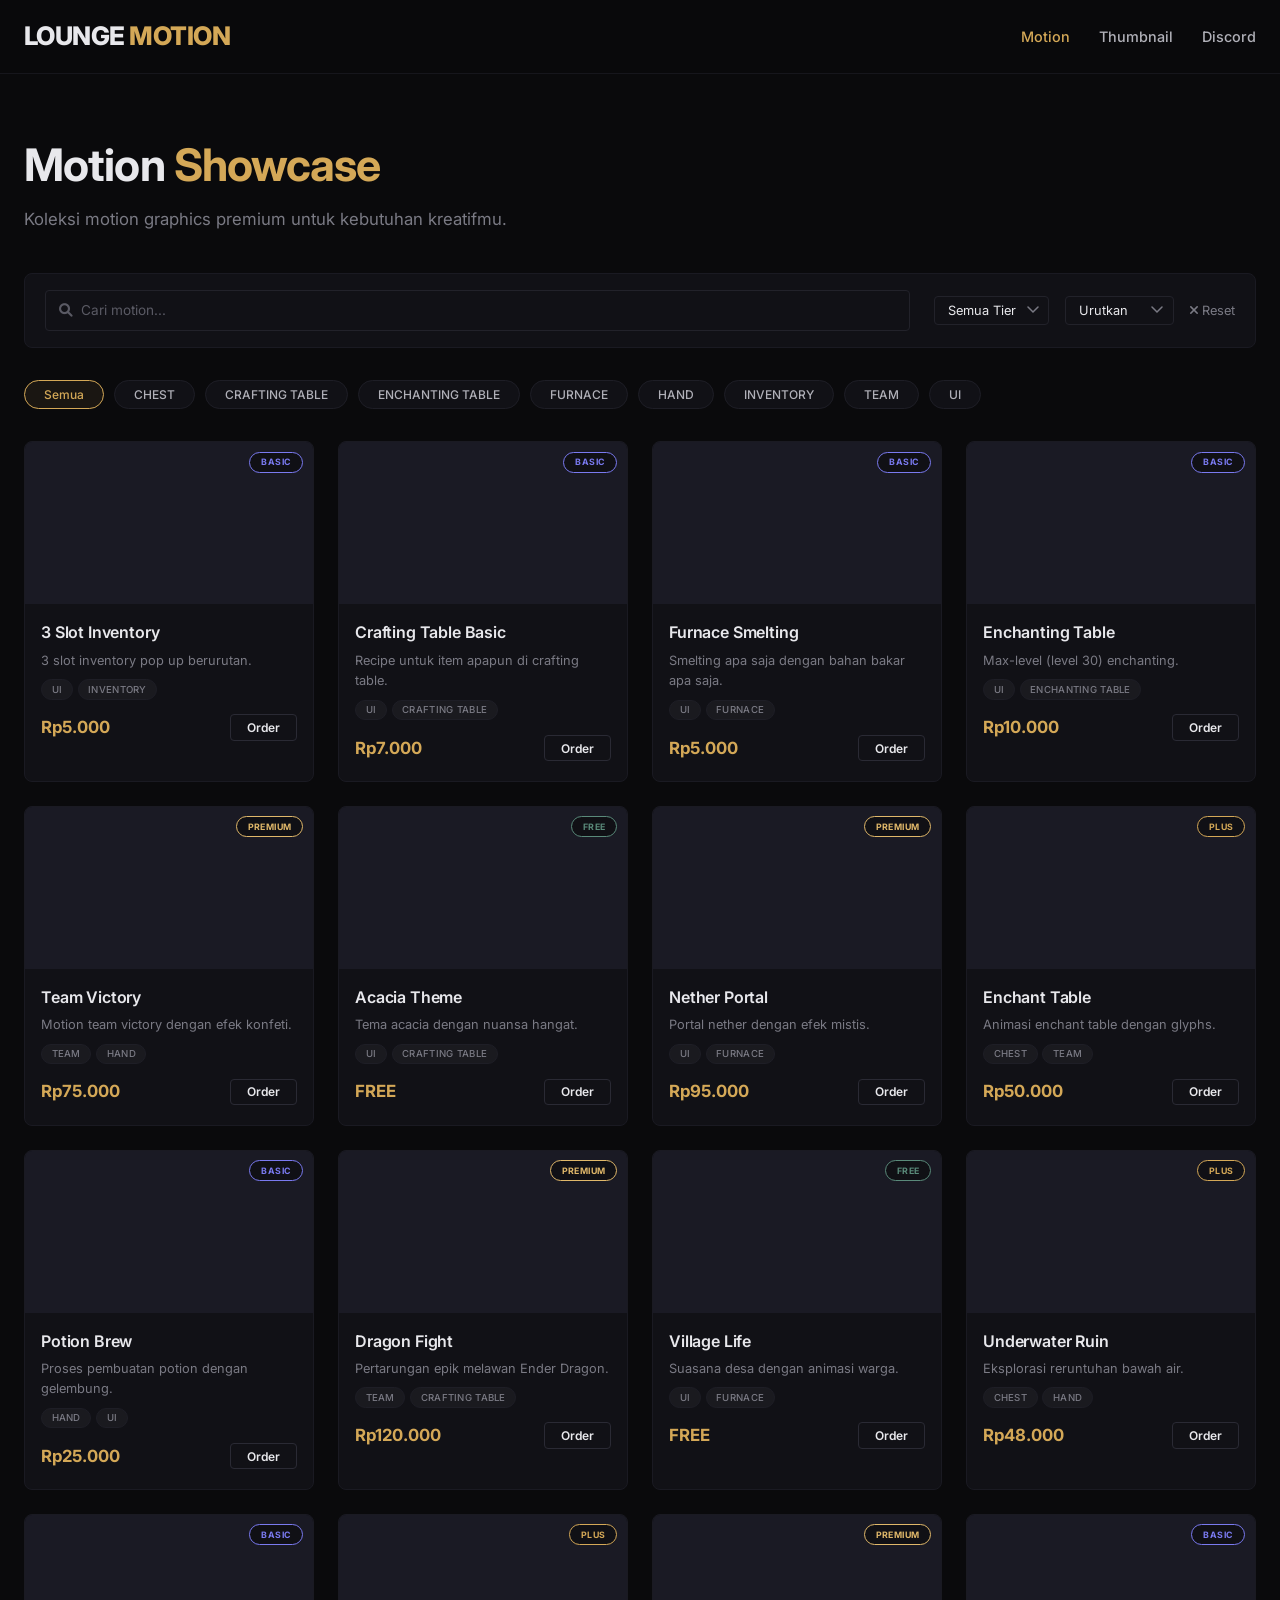
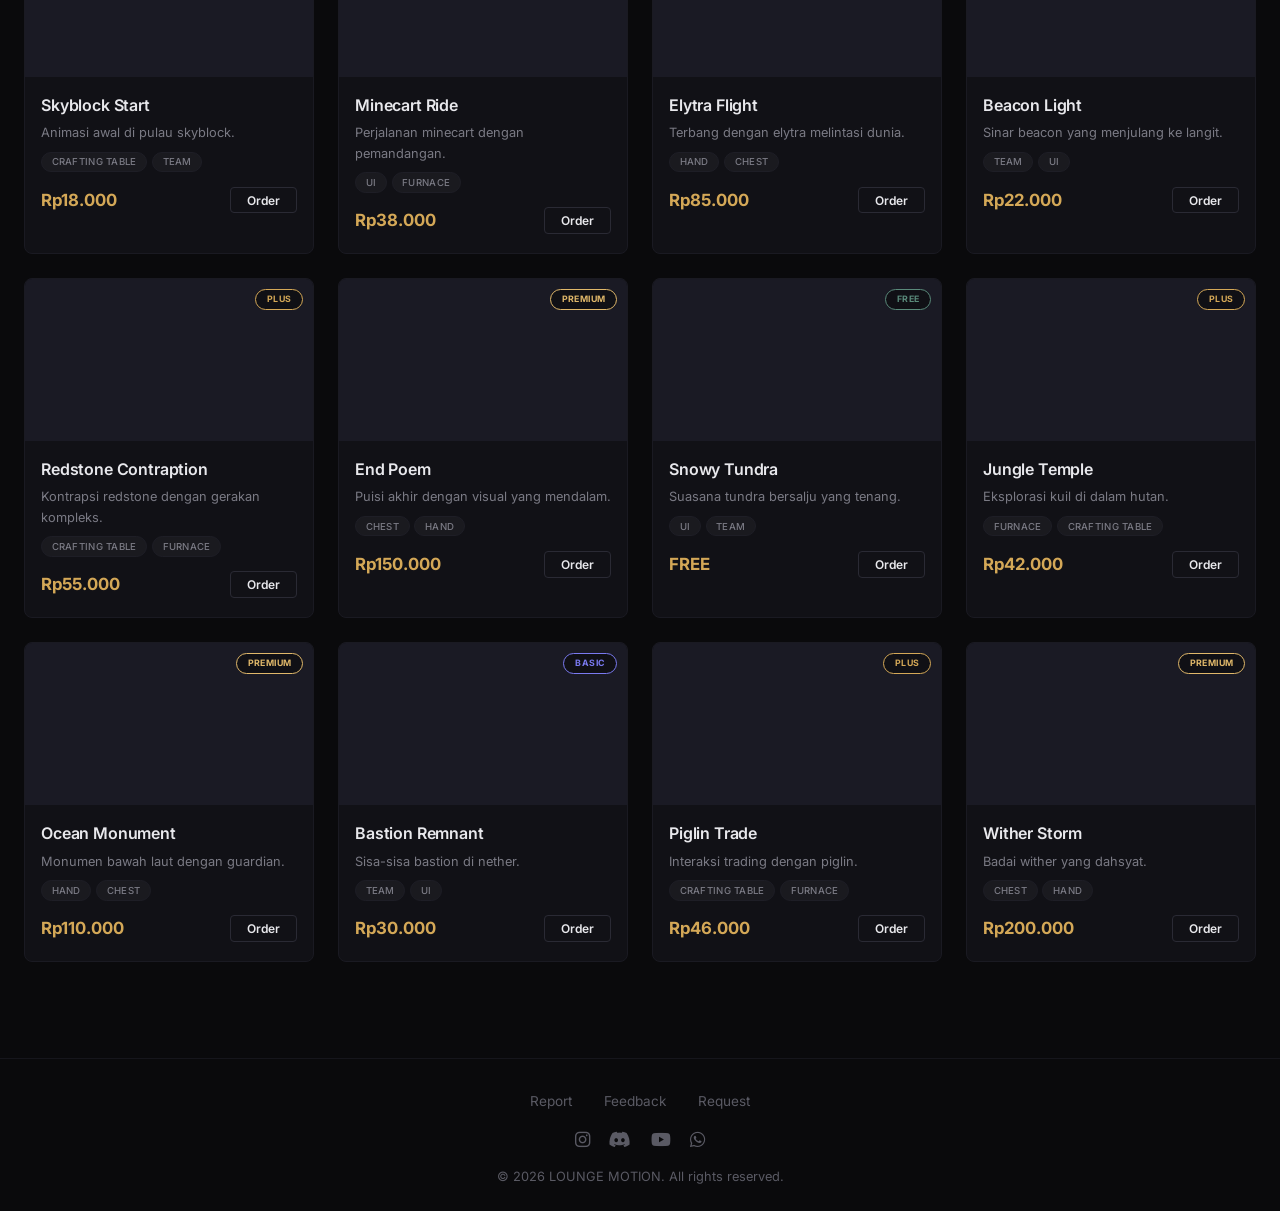
<file: index.html>
<!DOCTYPE html>
<html lang="id">
<head>
    <meta charset="UTF-8" />
    <meta name="viewport" content="width=device-width, initial-scale=1.0" />
    <title>LOUNGE MOTION — Showcase</title>

    <!-- Google Font: Inter -->
    <link rel="preconnect" href="https://fonts.googleapis.com" />
    <link rel="preconnect" href="https://fonts.gstatic.com" crossorigin />
    <link href="https://fonts.googleapis.com/css2?family=Inter:wght@300;400;500;600;700;800;900&display=swap" rel="stylesheet" />

    <!-- Font Awesome 6 -->
    <link rel="stylesheet" href="https://cdnjs.cloudflare.com/ajax/libs/font-awesome/6.0.0-beta3/css/all.min.css" />

    <!-- CSS -->
    <link rel="stylesheet" href="css/style.css" />
</head>
<body>

    <!-- ============================================================
    NAVBAR
    ============================================================ -->
    <nav class="navbar" id="navbar">
        <div class="container">
            <a href="index.html" class="logo">LOUNGE <span>MOTION</span></a>
            <ul class="nav-links" id="navLinks">
                <!-- Diisi oleh JavaScript -->
            </ul>
        </div>
    </nav>

    <!-- ============================================================
    HERO — RATA KIRI
    ============================================================ -->
    <section class="hero">
        <div class="container">
            <h1>Motion <span class="text-gold">Showcase</span></h1>
            <p>Koleksi motion graphics premium untuk kebutuhan kreatifmu.</p>
        </div>
    </section>

    <!-- ============================================================
    MAIN CONTENT
    ============================================================ -->
    <main class="container">

        <!-- Filter Bar -->
        <div class="filter-bar" id="filterBar">
            <div class="search-wrap">
                <i class="fas fa-search"></i>
                <input type="text" id="searchInput" placeholder="Cari motion..." />
            </div>

            <div class="filter-group">
                <select id="tierFilter">
                    <option value="all">Semua Tier</option>
                    <option value="free">FREE</option>
                    <option value="basic">BASIC</option>
                    <option value="plus">PLUS</option>
                    <option value="premium">PREMIUM</option>
                </select>

                <select id="sortFilter">
                    <option value="default">Urutkan</option>
                    <option value="price-asc">Harga ↑</option>
                    <option value="price-desc">Harga ↓</option>
                    <option value="name">Nama A–Z</option>
                </select>

                <button class="clear-btn" id="clearFilters">
                    <i class="fas fa-times"></i> Reset
                </button>
            </div>
        </div>

        <!-- Category Pills -->
        <div class="pills-wrap" id="pillsWrap"></div>

        <!-- Grid Motion -->
        <div class="grid-motion" id="gridMotion"></div>

        <!-- Pagination -->
        <div class="pagination" id="pagination"></div>

    </main>

    <!-- ============================================================
    FOOTER
    ============================================================ -->
    <footer class="footer">
        <div class="container">
            <div class="footer-links" id="footerLinks">
                <!-- Diisi oleh JavaScript -->
            </div>
            <div class="socials">
                <a href="#" aria-label="Instagram"><i class="fa-brands fa-instagram"></i></a>
                <a href="#" aria-label="Discord"><i class="fa-brands fa-discord"></i></a>
                <a href="#" aria-label="YouTube"><i class="fa-brands fa-youtube"></i></a>
                <a href="#" aria-label="WhatsApp"><i class="fa-brands fa-whatsapp"></i></a>
            </div>
            <p>&copy; 2026 LOUNGE MOTION. All rights reserved.</p>
        </div>
    </footer>

    <!-- ============================================================
    MODAL ORDER
    ============================================================ -->
    <div class="modal-overlay" id="orderModal">
        <div class="modal-box">
            <div class="modal-header">
                <h3 id="modalTitle">Pesan Motion</h3>
                <button class="modal-close" id="modalClose">&times;</button>
            </div>
            <div class="modal-body" id="modalBody">
                <!-- Dinamis diisi JS -->
            </div>
        </div>
    </div>

    <!-- ============================================================
    JAVASCRIPT
    ============================================================ -->
    <script src="js/main.js"></script>

</body>
</html>
</file>
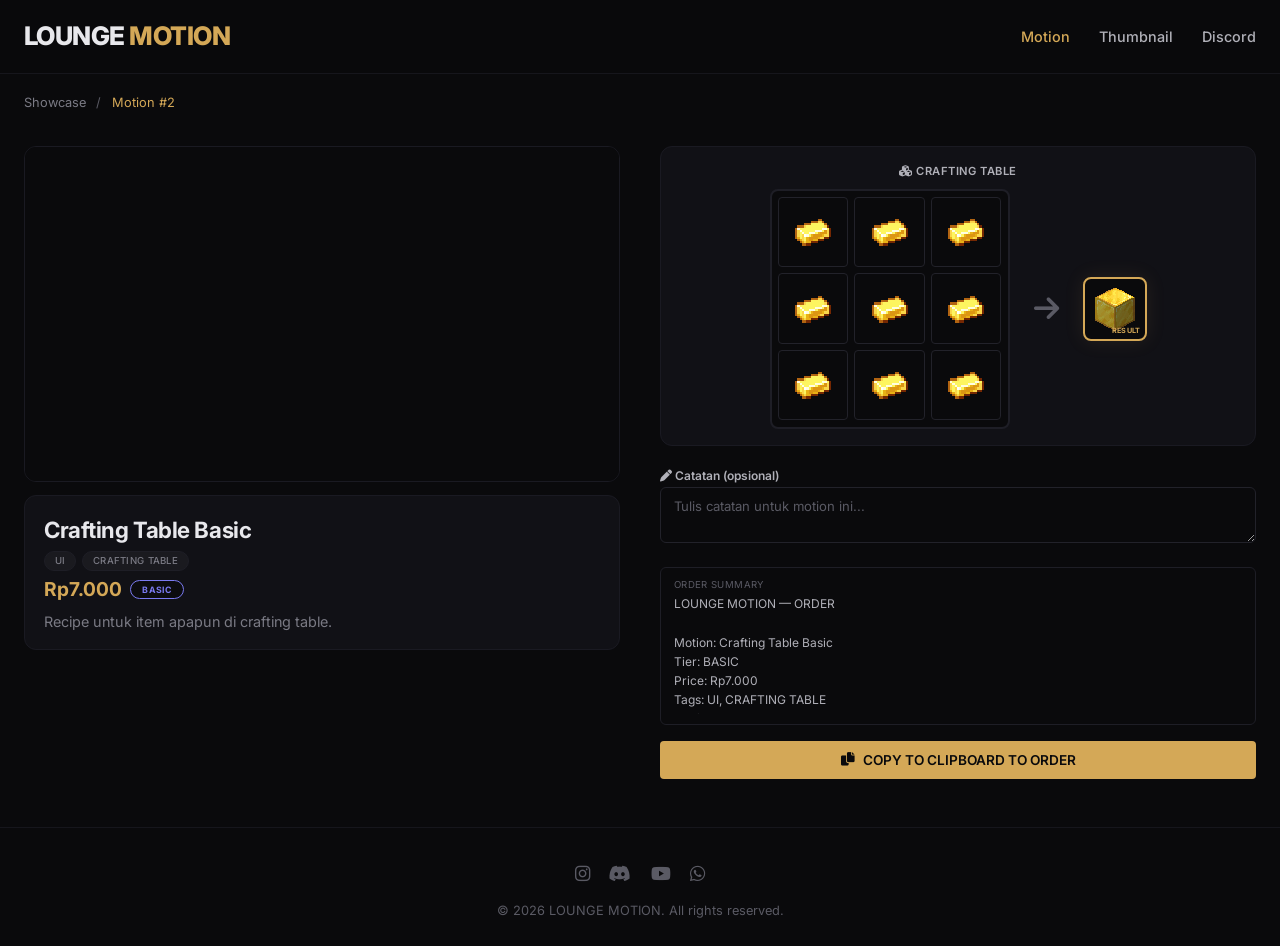
<file: motion-2.html>
<!DOCTYPE html>
<html lang="id">
<head>
    <meta charset="UTF-8" />
    <meta name="viewport" content="width=device-width, initial-scale=1.0" />
    <title>LOUNGE MOTION — Motion #2</title>

    <!-- Google Font: Inter -->
    <link rel="preconnect" href="https://fonts.googleapis.com" />
    <link rel="preconnect" href="https://fonts.gstatic.com" crossorigin />
    <link href="https://fonts.googleapis.com/css2?family=Inter:wght@300;400;500;600;700;800;900&display=swap" rel="stylesheet" />

    <!-- Font Awesome 6 -->
    <link rel="stylesheet" href="https://cdnjs.cloudflare.com/ajax/libs/font-awesome/6.0.0-beta3/css/all.min.css" />

    <style>
        /* ============================================================
           LOUNGE MOTION — Motion Detail Style
           ============================================================ */

        *,
        *::before,
        *::after {
            margin: 0;
            padding: 0;
            box-sizing: border-box;
        }

        html {
            scroll-behavior: smooth;
        }

        body {
            font-family: 'Inter', -apple-system, BlinkMacSystemFont, sans-serif;
            background-color: #0a0a0c;
            color: #e8e8ec;
            line-height: 1.6;
            -webkit-font-smoothing: antialiased;
        }

        a {
            text-decoration: none;
            color: inherit;
        }

        img {
            display: block;
            max-width: 100%;
        }

        /* Scrollbar */
        ::-webkit-scrollbar {
            width: 6px;
            height: 6px;
        }
        ::-webkit-scrollbar-track {
            background: #111116;
        }
        ::-webkit-scrollbar-thumb {
            background: #d4a857;
            border-radius: 4px;
        }
        ::-webkit-scrollbar-thumb:hover {
            background: #e0b86a;
        }

        /* Container */
        .container {
            max-width: 1280px;
            margin: 0 auto;
            padding: 0 1.5rem;
        }

        .text-gold {
            color: #d4a857;
        }
        .text-muted {
            color: #7a7a84;
        }

        /* ---------- Buttons ---------- */
        .btn {
            display: inline-flex;
            align-items: center;
            justify-content: center;
            gap: 0.5rem;
            font-family: 'Inter', sans-serif;
            font-weight: 600;
            font-size: 0.85rem;
            padding: 0.7rem 2rem;
            border-radius: 4px;
            border: none;
            cursor: pointer;
            transition: all 0.25s ease;
        }

        .btn-primary {
            background: #d4a857;
            color: #0a0a0c;
        }
        .btn-primary:hover {
            background: #e0b86a;
            transform: scale(1.02);
        }

        .btn-primary:disabled {
            opacity: 0.4;
            cursor: not-allowed;
            transform: none;
        }
        .btn-primary:disabled:hover {
            background: #d4a857;
            transform: none;
        }

        .btn-secondary {
            background: transparent;
            color: #e8e8ec;
            border: 1px solid #3a3a44;
        }
        .btn-secondary:hover {
            border-color: #7a7a84;
            background: rgba(255, 255, 255, 0.03);
        }

        .btn-outline-gold {
            background: transparent;
            color: #e8e8ec;
            border: 1px solid #2a2a34;
            border-radius: 30px;
            padding: 0.5rem 1.4rem;
            font-size: 0.8rem;
        }
        .btn-outline-gold:hover {
            border-color: #d4a857;
            color: #d4a857;
        }

        .btn-sm {
            padding: 0.4rem 1.2rem;
            font-size: 0.75rem;
        }

        /* ---------- Navbar ---------- */
        .navbar {
            padding: 1rem 0;
            border-bottom: 1px solid #16161c;
            position: sticky;
            top: 0;
            background: rgba(10, 10, 12, 0.92);
            backdrop-filter: blur(12px);
            z-index: 100;
        }

        .navbar .container {
            display: flex;
            align-items: center;
            justify-content: space-between;
            flex-wrap: wrap;
            gap: 1rem;
        }

        .logo {
            font-size: 1.6rem;
            font-weight: 800;
            letter-spacing: -0.02em;
        }
        .logo span {
            color: #d4a857;
        }

        .nav-links {
            display: flex;
            align-items: center;
            gap: 1.8rem;
            list-style: none;
        }
        .nav-links a {
            color: #b0b0b8;
            font-weight: 500;
            font-size: 0.9rem;
            transition: color 0.2s;
        }
        .nav-links a:hover {
            color: #fff;
        }
        .nav-links a.active {
            color: #d4a857;
        }

        /* ---------- Breadcrumb ---------- */
        .breadcrumb {
            padding: 1.2rem 0 0.5rem;
            font-size: 0.8rem;
            color: #5a5a64;
        }
        .breadcrumb a {
            color: #7a7a84;
            transition: color 0.2s;
        }
        .breadcrumb a:hover {
            color: #d4a857;
        }
        .breadcrumb .sep {
            margin: 0 0.4rem;
        }

        /* ---------- Motion Detail Layout ---------- */
        .detail-wrap {
            display: grid;
            grid-template-columns: 1fr 1fr;
            gap: 2.5rem;
            padding: 1.5rem 0 3rem;
        }

        /* LEFT: Preview + Info */
        .detail-left {
            display: flex;
            flex-direction: column;
            gap: 0.8rem;
        }

        .detail-preview {
            background: #111116;
            border: 1px solid #1a1a22;
            border-radius: 12px;
            overflow: hidden;
        }
        .detail-preview video {
            width: 100%;
            aspect-ratio: 16 / 9;
            object-fit: cover;
            display: block;
            background: #0a0a0c;
        }

        /* Motion Info di bawah video */
        .motion-info {
            background: #111116;
            border: 1px solid #1a1a22;
            border-radius: 12px;
            padding: 1rem 1.2rem;
        }
        .motion-info h1 {
            font-size: 1.4rem;
            font-weight: 700;
            letter-spacing: -0.02em;
        }
        .motion-info .tags {
            display: flex;
            flex-wrap: wrap;
            gap: 0.4rem;
            margin: 0.2rem 0 0.2rem;
        }
        .motion-info .tags span {
            font-size: 0.6rem;
            font-weight: 500;
            text-transform: uppercase;
            letter-spacing: 0.03em;
            padding: 0.1rem 0.6rem;
            border-radius: 30px;
            background: rgba(255, 255, 255, 0.04);
            border: 1px solid #1e1e26;
            color: #7a7a84;
        }
        .motion-info .price-row {
            display: flex;
            align-items: center;
            gap: 0.5rem;
            margin-top: 0.2rem;
        }
        .motion-info .price {
            color: #d4a857;
            font-weight: 700;
            font-size: 1.2rem;
        }
        .motion-info .badge-tier {
            display: inline-block;
            font-size: 0.55rem;
            font-weight: 700;
            text-transform: uppercase;
            letter-spacing: 0.04em;
            padding: 0.1rem 0.7rem;
            border-radius: 30px;
            backdrop-filter: blur(8px);
            background: rgba(10, 10, 12, 0.6);
            border: 1px solid #3a3a44;
            color: #b0b0b8;
        }
        .motion-info .badge-tier.free {
            border-color: #5a8a7a;
            color: #5a8a7a;
        }
        .motion-info .badge-tier.basic {
            border-color: #7a7af0;
            color: #7a7af0;
        }
        .motion-info .badge-tier.plus {
            border-color: #d4a857;
            color: #d4a857;
        }
        .motion-info .badge-tier.premium {
            border-color: #e0b86a;
            color: #e0b86a;
        }
        .motion-info .desc {
            color: #7a7a84;
            font-size: 0.9rem;
            margin-top: 0.3rem;
        }

        /* RIGHT: Order Form */
        .detail-right {
            display: flex;
            flex-direction: column;
            gap: 1rem;
        }

        .detail-right .section-label {
            font-size: 0.75rem;
            font-weight: 600;
            color: #b0b0b8;
            text-transform: uppercase;
            letter-spacing: 0.04em;
            margin-bottom: 0.1rem;
        }

        /* ---------- Crafting Table 3x3 ---------- */
        .crafting-section {
            background: #111116;
            border: 1px solid #1a1a22;
            border-radius: 12px;
            padding: 1rem;
        }

        .crafting-section .crafting-label {
            font-size: 0.7rem;
            font-weight: 600;
            color: #b0b0b8;
            text-transform: uppercase;
            letter-spacing: 0.04em;
            margin-bottom: 0.5rem;
            text-align: center;
        }

        .crafting-grid-wrapper {
            display: flex;
            align-items: center;
            justify-content: center;
            gap: 1.5rem;
        }

        /* Grid 3x3 */
        .crafting-grid {
            display: grid;
            grid-template-columns: repeat(3, 1fr);
            gap: 0.4rem;
            background: #0a0a0c;
            border: 2px solid #1e1e26;
            border-radius: 8px;
            padding: 0.4rem;
            max-width: 240px;
            width: 100%;
        }

        .crafting-slot {
            aspect-ratio: 1 / 1;
            background: #0a0a0c;
            border: 1px solid #22222a;
            border-radius: 4px;
            display: flex;
            align-items: center;
            justify-content: center;
            cursor: pointer;
            transition: all 0.2s ease;
            position: relative;
            min-height: 52px;
        }

        .crafting-slot:hover {
            border-color: #3a3a4a;
        }
        .crafting-slot.active {
            border-color: #d4a857;
        }

        .crafting-slot .slot-icon {
            width: 36px;
            height: 36px;
            object-fit: contain;
            image-rendering: pixelated;
        }

        .crafting-slot .slot-label {
            font-size: 0.55rem;
            color: #5a5a64;
            text-align: center;
            line-height: 1.2;
        }

        .crafting-slot .slot-placeholder {
            color: #3a3a44;
            font-size: 0.7rem;
        }

        /* Arrow panah */
        .crafting-arrow {
            color: #5a5a64;
            font-size: 1.8rem;
            flex-shrink: 0;
        }

        /* Result slot - bisa diklik */
        .crafting-result {
            aspect-ratio: 1 / 1;
            width: 64px;
            min-height: 64px;
            background: #0a0a0c;
            border: 2px solid #d4a857;
            border-radius: 8px;
            display: flex;
            align-items: center;
            justify-content: center;
            cursor: pointer;
            transition: all 0.2s ease;
            position: relative;
            box-shadow: 0 0 20px rgba(212, 168, 87, 0.1);
        }

        .crafting-result:hover {
            border-color: #e0b86a;
            box-shadow: 0 0 30px rgba(212, 168, 87, 0.2);
        }

        .crafting-result .slot-icon {
            width: 44px;
            height: 44px;
            object-fit: contain;
            image-rendering: pixelated;
        }

        .crafting-result .result-label {
            position: absolute;
            bottom: 2px;
            right: 4px;
            font-size: 0.45rem;
            color: #d4a857;
            font-weight: 700;
            text-transform: uppercase;
            letter-spacing: 0.04em;
        }

        .crafting-result .result-placeholder {
            color: #5a5a64;
            font-size: 0.6rem;
        }

        /* ---------- Item Picker Popup ---------- */
        .item-picker-popup {
            position: fixed;
            inset: 0;
            background: rgba(0, 0, 0, 0.7);
            backdrop-filter: blur(8px);
            display: none;
            align-items: center;
            justify-content: center;
            z-index: 999;
            padding: 1.5rem;
        }
        .item-picker-popup.open {
            display: flex;
        }

        .item-picker-popup .popup-box {
            background: #111116;
            border: 1px solid #22222a;
            border-radius: 12px;
            max-width: 420px;
            width: 100%;
            padding: 1.5rem;
            animation: modalFade 0.25s ease;
        }

        @keyframes modalFade {
            0% {
                opacity: 0;
                transform: scale(0.96) translateY(8px);
            }
            100% {
                opacity: 1;
                transform: scale(1) translateY(0);
            }
        }

        .item-picker-popup .popup-header {
            display: flex;
            align-items: center;
            justify-content: space-between;
            margin-bottom: 0.8rem;
        }
        .item-picker-popup .popup-header h4 {
            font-weight: 600;
            font-size: 1rem;
            color: #b0b0b8;
        }
        .item-picker-popup .popup-close {
            background: none;
            border: none;
            color: #5a5a64;
            font-size: 1.2rem;
            cursor: pointer;
            transition: color 0.2s;
        }
        .item-picker-popup .popup-close:hover {
            color: #e8e8ec;
        }

        .item-picker-popup .popup-search {
            display: flex;
            align-items: center;
            gap: 0.5rem;
            background: #0a0a0c;
            border: 1px solid #22222a;
            border-radius: 6px;
            padding: 0.3rem 0.7rem;
            margin-bottom: 0.6rem;
        }
        .item-picker-popup .popup-search input {
            background: transparent;
            border: none;
            outline: none;
            color: #e8e8ec;
            font-family: 'Inter', sans-serif;
            font-size: 0.82rem;
            width: 100%;
            padding: 0.3rem 0;
        }
        .item-picker-popup .popup-search input::placeholder {
            color: #5a5a64;
        }
        .item-picker-popup .popup-search i {
            color: #5a5a64;
            font-size: 0.8rem;
        }

        .item-picker-popup .popup-items {
            max-height: 240px;
            overflow-y: auto;
            display: grid;
            grid-template-columns: repeat(4, 1fr);
            gap: 0.3rem;
        }

        .item-picker-popup .popup-items .item-option {
            aspect-ratio: 1 / 1;
            background: #0a0a0c;
            border: 1px solid #1e1e26;
            border-radius: 4px;
            display: flex;
            flex-direction: column;
            align-items: center;
            justify-content: center;
            cursor: pointer;
            transition: all 0.15s ease;
            padding: 0.2rem;
        }
        .item-picker-popup .popup-items .item-option:hover {
            border-color: #d4a857;
            background: rgba(212, 168, 87, 0.05);
        }
        .item-picker-popup .popup-items .item-option.selected {
            border-color: #d4a857;
            background: rgba(212, 168, 87, 0.1);
        }
        .item-picker-popup .popup-items .item-option img {
            width: 28px;
            height: 28px;
            object-fit: contain;
            image-rendering: pixelated;
        }
        .item-picker-popup .popup-items .item-option .item-name {
            font-size: 0.5rem;
            color: #7a7a84;
            text-align: center;
            line-height: 1.2;
            margin-top: 0.1rem;
            max-width: 100%;
            overflow: hidden;
            text-overflow: ellipsis;
            white-space: nowrap;
        }

        .item-picker-popup .popup-items .no-result {
            grid-column: 1 / -1;
            padding: 1rem;
            text-align: center;
            color: #5a5a64;
            font-size: 0.8rem;
        }

        /* ---------- Notes ---------- */
        .notes-area textarea {
            background: #0a0a0c;
            border: 1px solid #22222a;
            border-radius: 6px;
            color: #e8e8ec;
            font-family: 'Inter', sans-serif;
            font-size: 0.82rem;
            padding: 0.6rem 0.8rem;
            resize: vertical;
            min-height: 56px;
            transition: border 0.2s;
            width: 100%;
        }
        .notes-area textarea:focus {
            outline: none;
            border-color: #d4a857;
        }
        .notes-area textarea::placeholder {
            color: #5a5a64;
        }
        .notes-area label {
            font-size: 0.75rem;
            font-weight: 600;
            color: #b0b0b8;
        }

        /* ---------- Order Summary ---------- */
        .order-summary {
            background: #0a0a0c;
            border: 1px solid #1e1e26;
            border-radius: 6px;
            padding: 0.6rem 0.8rem;
        }
        .order-summary .summary-label {
            font-size: 0.6rem;
            color: #5a5a64;
            text-transform: uppercase;
            letter-spacing: 0.04em;
            margin-bottom: 0.1rem;
        }
        .order-summary pre {
            font-family: 'Inter', monospace;
            font-size: 0.75rem;
            color: #b0b0b8;
            white-space: pre-wrap;
            word-break: break-word;
            background: transparent;
            border: none;
            padding: 0;
            margin: 0;
            max-height: 120px;
            overflow-y: auto;
        }

        /* ---------- Copy & Order Section ---------- */
        .order-actions {
            display: flex;
            flex-direction: column;
            gap: 0.6rem;
        }

        .order-actions .btn {
            width: 100%;
        }

        .order-actions .copy-feedback {
            text-align: center;
            font-size: 0.8rem;
            color: #2d8a5e;
            display: none;
        }
        .order-actions .copy-feedback.show {
            display: block;
        }

        /* Platform Order - muncul setelah copy */
        .platform-section {
            display: none;
            flex-direction: column;
            gap: 0.4rem;
            animation: fadeIn 0.3s ease;
        }
        .platform-section.show {
            display: flex;
        }

        @keyframes fadeIn {
            0% {
                opacity: 0;
                transform: translateY(8px);
            }
            100% {
                opacity: 1;
                transform: translateY(0);
            }
        }

        .platform-section .platform-label {
            font-size: 0.7rem;
            color: #5a5a64;
            text-align: center;
        }

        .method-grid {
            display: grid;
            grid-template-columns: 1fr 1fr 1fr 1fr;
            gap: 0.5rem;
        }
        .method-btn {
            background: transparent;
            border: 1px solid #1e1e26;
            border-radius: 6px;
            padding: 0.5rem 0.3rem;
            color: #b0b0b8;
            font-family: 'Inter', sans-serif;
            font-weight: 500;
            font-size: 0.7rem;
            cursor: pointer;
            transition: all 0.2s ease;
            display: flex;
            flex-direction: column;
            align-items: center;
            justify-content: center;
            gap: 0.2rem;
        }
        .method-btn:hover {
            border-color: #3a3a4a;
            color: #e8e8ec;
            background: rgba(255, 255, 255, 0.03);
        }
        .method-btn i {
            font-size: 1rem;
        }
        .method-btn .method-label {
            font-size: 0.6rem;
        }

        /* ---------- Footer ---------- */
        .footer {
            border-top: 1px solid #16161c;
            padding: 2rem 0 1.5rem;
            color: #5a5a64;
            font-size: 0.8rem;
            text-align: center;
        }
        .footer .socials {
            display: flex;
            justify-content: center;
            gap: 1.2rem;
            margin-bottom: 0.8rem;
        }
        .footer .socials a {
            color: #5a5a64;
            font-size: 1.1rem;
            transition: color 0.2s;
        }
        .footer .socials a:hover {
            color: #d4a857;
        }

        /* ---------- Loading ---------- */
        .loading-items {
            text-align: center;
            padding: 0.5rem;
            color: #5a5a64;
            font-size: 0.8rem;
        }
        .loading-items i {
            animation: spin 1s linear infinite;
            margin-right: 0.4rem;
        }
        @keyframes spin {
            0% { transform: rotate(0deg); }
            100% { transform: rotate(360deg); }
        }

        /* ---------- Responsive ---------- */
        @media (max-width: 1024px) {
            .detail-wrap {
                grid-template-columns: 1fr;
                gap: 1.5rem;
            }
            .method-grid {
                grid-template-columns: 1fr 1fr 1fr 1fr;
            }
            .crafting-grid {
                max-width: 200px;
            }
            .crafting-slot {
                min-height: 44px;
            }
            .crafting-slot .slot-icon {
                width: 30px;
                height: 30px;
            }
            .crafting-result {
                width: 54px;
                min-height: 54px;
            }
            .crafting-result .slot-icon {
                width: 36px;
                height: 36px;
            }
            .crafting-arrow {
                font-size: 1.4rem;
            }
        }

        @media (max-width: 768px) {
            .navbar .container {
                flex-direction: column;
                align-items: stretch;
            }
            .nav-links {
                justify-content: center;
                flex-wrap: wrap;
                gap: 1rem 1.4rem;
            }
            .method-grid {
                grid-template-columns: 1fr 1fr;
            }
            .motion-info h1 {
                font-size: 1.2rem;
            }
            .crafting-grid-wrapper {
                flex-direction: column;
                gap: 0.8rem;
            }
            .crafting-arrow {
                transform: rotate(90deg);
            }
            .crafting-grid {
                max-width: 220px;
            }
            .crafting-result {
                width: 58px;
                min-height: 58px;
            }
            .item-picker-popup .popup-items {
                grid-template-columns: repeat(4, 1fr);
            }
        }

        @media (max-width: 480px) {
            .container {
                padding: 0 1rem;
            }
            .method-grid {
                grid-template-columns: 1fr 1fr;
            }
            .motion-info h1 {
                font-size: 1rem;
            }
            .detail-preview video {
                aspect-ratio: 16 / 9;
            }
            .crafting-grid {
                max-width: 180px;
                padding: 0.3rem;
                gap: 0.3rem;
            }
            .crafting-slot {
                min-height: 38px;
            }
            .crafting-slot .slot-icon {
                width: 24px;
                height: 24px;
            }
            .crafting-result {
                width: 48px;
                min-height: 48px;
            }
            .crafting-result .slot-icon {
                width: 30px;
                height: 30px;
            }
            .crafting-arrow {
                font-size: 1.2rem;
            }
            .item-picker-popup .popup-items {
                grid-template-columns: repeat(3, 1fr);
            }
            .item-picker-popup .popup-box {
                padding: 1rem;
            }
        }
    </style>
</head>
<body>

    <!-- ============================================================
    NAVBAR
    ============================================================ -->
    <nav class="navbar">
        <div class="container">
            <a href="index.html" class="logo">LOUNGE <span>MOTION</span></a>
            <ul class="nav-links">
                <li><a href="index.html" class="active">Motion</a></li>
                <li><a href="thumbnail.html">Thumbnail</a></li>
               
                <li><a href="https://discord.gg/ya3xwGt7pb" target="_blank" rel="noopener">Discord</a></li>
            </ul>
        </div>
    </nav>

    <!-- ============================================================
    MAIN CONTENT
    ============================================================ -->
    <main class="container">

        <!-- Breadcrumb -->
        <div class="breadcrumb">
            <a href="index.html">Showcase</a>
            <span class="sep">/</span>
            <span class="text-gold">Motion #2</span>
        </div>

        <!-- Detail Wrap -->
        <div class="detail-wrap">

            <!-- LEFT: Preview + Info -->
            <div class="detail-left">

                <!-- Video -->
                <div class="detail-preview">
                    <video muted loop playsinline autoplay preload="metadata">
                        <source src="assets/motion/MOTION-2.mp4" type="video/mp4" />
                        Your browser does not support the video tag.
                    </video>
                </div>

                <!-- Motion Info -->
                <div class="motion-info" id="motionInfo">
                    <!-- Diisi oleh JavaScript -->
                </div>
            </div>

            <!-- RIGHT: Order Form -->
            <div class="detail-right">

                <!-- Crafting Table 3x3 -->
                <div class="crafting-section">
                    <div class="crafting-label"><i class="fas fa-cubes"></i> Crafting Table</div>
                    <div class="crafting-grid-wrapper">
                        <!-- Grid 3x3 -->
                        <div class="crafting-grid" id="craftingGrid">
                            <!-- 9 slot diisi oleh JavaScript -->
                        </div>

                        <!-- Arrow -->
                        <div class="crafting-arrow">
                            <i class="fas fa-arrow-right"></i>
                        </div>

                        <!-- Result Slot (bisa diklik untuk pilih item) -->
                        <div class="crafting-result" id="craftingResult">
                            <!-- Diisi oleh JavaScript -->
                        </div>
                    </div>
                </div>

                <!-- Notes -->
                <div class="notes-area">
                    <label><i class="fas fa-pen"></i> Catatan (opsional)</label>
                    <textarea id="notesInput" placeholder="Tulis catatan untuk motion ini..."></textarea>
                </div>

                <!-- Order Summary -->
                <div class="order-summary">
                    <div class="summary-label">Order Summary</div>
                    <pre id="orderSummary">LOUNGE MOTION — ORDER

Motion: Memuat...
Tier: -
Price: -
Tags: -
Crafting Recipe:
[ ] [ ] [ ]
[ ] [ ] [ ]
[ ] [ ] [ ]
Result: -
Notes: -</pre>
                </div>

                <!-- Order Actions -->
                <div class="order-actions">

                    <!-- Copy Button -->
                    <button class="btn btn-primary" id="copyBtn" disabled>
                        <i class="fas fa-spinner fa-spin"></i> Memuat...
                    </button>
                    <div class="copy-feedback" id="copyFeedback">
                        <i class="fas fa-check-circle"></i> ORDER COPIED! Silakan pilih platform di bawah.
                    </div>

                    <!-- Platform Section (muncul setelah copy) -->
                    <div class="platform-section" id="platformSection">
                        <p class="platform-label">— Pilih platform untuk melanjutkan order —</p>
                        <div class="method-grid">
                            <button class="method-btn" data-method="discord">
                                <i class="fa-brands fa-discord"></i>
                                <span class="method-label">Discord</span>
                            </button>
                            <button class="method-btn" data-method="whatsapp">
                                <i class="fa-brands fa-whatsapp"></i>
                                <span class="method-label">WhatsApp</span>
                            </button>
                            <button class="method-btn" data-method="googleform">
                                <i class="fa-regular fa-file-lines"></i>
                                <span class="method-label">Google Form</span>
                            </button>
                            <button class="method-btn" data-method="instagram">
                                <i class="fa-brands fa-instagram"></i>
                                <span class="method-label">Instagram</span>
                            </button>
                        </div>
                    </div>
                </div>

            </div>
        </div>

    </main>

    <!-- ============================================================
    FOOTER
    ============================================================ -->
    <footer class="footer">
        <div class="container">
            <div class="socials">
                <a href="#" aria-label="Instagram"><i class="fa-brands fa-instagram"></i></a>
                <a href="#" aria-label="Discord"><i class="fa-brands fa-discord"></i></a>
                <a href="#" aria-label="YouTube"><i class="fa-brands fa-youtube"></i></a>
                <a href="#" aria-label="WhatsApp"><i class="fa-brands fa-whatsapp"></i></a>
            </div>
            <p>&copy; 2026 LOUNGE MOTION. All rights reserved.</p>
        </div>
    </footer>

    <!-- ============================================================
    ITEM PICKER POPUP
    ============================================================ -->
    <div class="item-picker-popup" id="itemPickerPopup">
        <div class="popup-box">
            <div class="popup-header">
                <h4 id="popupTitle"><i class="fas fa-cube"></i> Pilih Item</h4>
                <button class="popup-close" id="popupClose">&times;</button>
            </div>
            <div class="popup-search">
                <i class="fas fa-search"></i>
                <input type="text" id="popupSearch" placeholder="Cari item..." />
            </div>
            <div class="popup-items" id="popupItems">
                <div class="loading-items"><i class="fas fa-spinner"></i> Memuat item...</div>
            </div>
        </div>
    </div>

    <!-- ============================================================
    JAVASCRIPT
    ============================================================ -->
    <script>
        // ============================================================
        // 1.  KONFIGURASI MOTION #2 (EDIT DI SINI)
        // ============================================================
        const motionConfig = {
            id: 2,
            name: "Crafting Table Basic",
            tier: "basic",
            price: 7000,
            description: "Recipe untuk item apapun di crafting table.",
            tags: ["UI", "CRAFTING TABLE"],
            preview: "assets/motion/MOTION-2.mp4",
            googleFormUrl: "https://docs.google.com/forms/d/e/1FAIpQLSc40cPUR7IRjFMRB9E5xA0Wpl66LCyHc2CnD_kH2PQRDt_1lw/viewform?usp=publish-editor",
            whatsappNumber: "628152123852",
            discordInvite: "https://discord.gg/ya3xwGt7pb",
            instagramUsername: "lounge_motion"
        };

        // ============================================================
        // 2.  STATE
        // ============================================================
        let items = [];
        let isItemsLoaded = false;
        let isCopied = false;

        // 9 slot crafting
        const craftingSlots = {
            1: { selected: null },
            2: { selected: null },
            3: { selected: null },
            4: { selected: null },
            5: { selected: null },
            6: { selected: null },
            7: { selected: null },
            8: { selected: null },
            9: { selected: null }
        };

        let activeSlot = null; // slot yang sedang dipilih untuk popup ('result' untuk result slot)
        let resultItem = null; // item hasil crafting

        // ============================================================
        // 3.  HELPER FUNCTIONS
        // ============================================================

        function parseItemLabel(filename) {
            return filename
                .replace(/_/g, ' ')
                .replace(/\.png$/, '')
                .replace(/\b\w/g, l => l.toUpperCase());
        }

        function formatPrice(price) {
            if (price === 0) return 'FREE';
            return 'Rp' + price.toLocaleString('id-ID');
        }

        // ============================================================
        // 4.  LOAD ITEMS FROM JSON
        // ============================================================

        async function loadItems() {
            try {
                const response = await fetch('assets/item/items.json');
                if (!response.ok) throw new Error('Gagal load items.json');
                const itemFiles = await response.json();

                items = itemFiles.map(filename => ({
                    filename: filename,
                    label: parseItemLabel(filename),
                    path: 'assets/item/' + filename
                }));

                isItemsLoaded = true;
                initializeDefaultItems();
                renderCraftingGrid();
                renderMotionInfo();
                updateSummary();
                enableCopyButton();

            } catch (error) {
                console.error('Error loading items:', error);
                useFallbackItems();
            }
        }

        // ============================================================
        // 5.  FALLBACK ITEMS
        // ============================================================

        function useFallbackItems() {
            const fallbackFiles = [
            "empty.png",    
    "acacia_boat.png",
    "acacia_button.png",
    "acacia_chest_boat.png",
    "acacia_door.png",
    "acacia_fence.png",
    "acacia_fence_gate.png",
    "acacia_hanging_sign.png",
    "acacia_leaves.png",
    "acacia_log.png",
    "acacia_planks.png",
    "acacia_pressure_plate.png",
    "acacia_sapling.png",
    "acacia_shelf.png",
    "acacia_sign.png",
    "acacia_slab.png",
    "acacia_stairs.png",
    "acacia_trapdoor.png",
    "acacia_wood.png",
    "activator_rail.png",
    "allium.png",
    "ancient_debris.png",
    "andesite.png",
    "anvil.png",
    "apple.png",
    "arrow.png",
    "axolotl_bucket.png",
    "azure_bluet.png",
    "baked_potato.png",
    "barrel.png",
    "basalt.png",
    "beacon.png",
    "bedrock.png",
    "beef.png", 
    "bee_nest.png",
    "beehive.png",
    "beetroot.png",
    "beetroot_seeds.png",
    "beetroot_soup.png",
    "birch_boat.png",
    "birch_button.png",
    "birch_chest_boat.png",
    "birch_door.png",
    "birch_fence.png",
    "birch_fence_gate.png",
    "birch_hanging_sign.png",
    "birch_leaves.png",
    "birch_log.png",
    "birch_planks.png",
    "birch_pressure_plate.png",
    "birch_sapling.png",
    "birch_sign.png",
    "birch_slab.png",
    "birch_stairs.png",
    "birch_trapdoor.png",
    "birch_wood.png",
    "blackstone.png",
    "blast_furnace.png",
    "blaze_powder.png",
    "blaze_rod.png",
    "blue_dye.png",
    "blue_orchid.png",
    "bone.png",
    "bone_block.png",
    "bone_meal.png",
    "book.png",
    "bookshelf.png",
    "bow.png",
    "bowl.png",
    "bread.png",
    "brewing_stand.png",
    "brick.png",
    "brick_stairs.png",
    "bricks.png",
    "brown_dye.png",
    "brown_mushroom.png",
    "brown_mushroom_block.png",
    "bucket.png",
    "cactus.png",
    "cake.png",
    "calcite.png",
    "campfire.png",
    "candle.png",
    "carrot.png",
    "carrot_on_a_stick.png",
    "cartography_table.png",
    "carved_pumpkin.png",
    "cauldron.png",
    "chain.png",
    "chain_command_block.png",
    "chainmail_boots.png",
    "chainmail_chestplate.png",
    "chainmail_helmet.png",
    "chainmail_leggings.png",
    "charcoal.png",
    "chest.png",
    "chest_minecart.png",
    "chicken.png",
    "chipped_anvil.png",
    "chiseled_deepslate.png",
    "chiseled_nether_bricks.png",
    "chiseled_polished_blackstone.png",
    "chiseled_quartz_block.png",
    "chiseled_red_sandstone.png",
    "chiseled_sandstone.png",
    "chiseled_stone_bricks.png",
    "chorus_flower.png",
    "chorus_fruit.png",
    "chorus_plant.png",
    "clay.png",
    "clay_ball.png",
    "clock.png",
    "coal.png",
    "coal_block.png",
    "coal_ore.png",
    "coarse_dirt.png",
    "cobbled_deepslate.png",
    "cobblestone.png",
    "cobblestone_stairs.png",
    "cobweb.png",
    "cocoa_beans.png",
    "cod.png",
    "cod_bucket.png",
    "command_block.png",
    "compass.png",
    "composter.png",
    "conduit.png",
    "cooked_beef.png",
    "cooked_chicken.png",
    "cooked_cod.png",
    "cooked_mutton.png",
    "cooked_porkchop.png",
    "cooked_rabbit.png",
    "cooked_salmon.png",
    "cookie.png",
    "copper_block.png",
    "copper_ingot.png",
    "copper_ore.png",
    "cornflower.png",
    "cracked_deepslate_bricks.png",
    "cracked_deepslate_tiles.png",
    "cracked_nether_bricks.png",
    "cracked_polished_blackstone_bricks.png",
    "cracked_stone_bricks.png",
    "crafting_table.png",
    "creeper_banner_pattern.png",
    "crimson_button.png",
    "crimson_door.png",
    "crimson_fence.png",
    "crimson_fence_gate.png",
    "crimson_fungus.png",
    "crimson_hanging_sign.png",
    "crimson_hyphae.png",
    "crimson_nylium.png",
    "crimson_planks.png",
    "crimson_pressure_plate.png",
    "crimson_roots.png",
    "crimson_sign.png",
    "crimson_slab.png",
    "crimson_stairs.png",
    "crimson_stem.png",
    "crimson_trapdoor.png",
    "crossbow.png",
    "crying_obsidian.png",
    "cut_copper.png",
    "cut_copper_slab.png",
    "cut_copper_stairs.png",
    "cut_red_sandstone.png",
    "cut_red_sandstone_slab.png",
    "cut_sandstone.png",
    "cut_sandstone_slab.png",
    "cyan_dye.png",
    "damaged_anvil.png",
    "dandelion.png",
    "dark_oak_boat.png",
    "dark_oak_button.png",
    "dark_oak_chest_boat.png",
    "dark_oak_door.png",
    "dark_oak_fence.png",
    "dark_oak_fence_gate.png",
    "dark_oak_hanging_sign.png",
    "dark_oak_leaves.png",
    "dark_oak_log.png",
    "dark_oak_planks.png",
    "dark_oak_pressure_plate.png",
    "dark_oak_sapling.png",
    "dark_oak_sign.png",
    "dark_oak_slab.png",
    "dark_oak_stairs.png",
    "dark_oak_trapdoor.png",
    "dark_oak_wood.png",
    "dark_prismarine.png",
    "dark_prismarine_slab.png",
    "dark_prismarine_stairs.png",
    "daylight_detector.png",
    "dead_brain_coral.png",
    "dead_brain_coral_block.png",
    "dead_brain_coral_fan.png",
    "dead_bubble_coral.png",
    "dead_bubble_coral_block.png",
    "dead_bubble_coral_fan.png",
    "dead_bush.png",
    "dead_fire_coral.png",
    "dead_fire_coral_block.png",
    "dead_fire_coral_fan.png",
    "dead_horn_coral.png",
    "dead_horn_coral_block.png",
    "dead_horn_coral_fan.png",
    "dead_tube_coral.png",
    "dead_tube_coral_block.png",
    "dead_tube_coral_fan.png",
    "debug_stick.png",
    "deepslate.png",
    "deepslate_brick_slab.png",
    "deepslate_brick_stairs.png",
    "deepslate_brick_wall.png",
    "deepslate_bricks.png",
    "deepslate_coal_ore.png",
    "deepslate_copper_ore.png",
    "deepslate_diamond_ore.png",
    "deepslate_emerald_ore.png",
    "deepslate_gold_ore.png",
    "deepslate_iron_ore.png",
    "deepslate_lapis_ore.png",
    "deepslate_redstone_ore.png",
    "deepslate_tile_slab.png",
    "deepslate_tile_stairs.png",
    "deepslate_tile_wall.png",
    "deepslate_tiles.png",
    "detector_rail.png",
    "diamond.png",
    "diamond_axe.png",
    "diamond_block.png",
    "diamond_boots.png",
    "diamond_chestplate.png",
    "diamond_helmet.png",
    "diamond_hoe.png",
    "diamond_horse_armor.png",
    "diamond_leggings.png",
    "diamond_ore.png",
    "diamond_pickaxe.png",
    "diamond_shovel.png",
    "diamond_sword.png",
    "diorite.png",
    "dirt.png",
    "dirt_path.png",
    "dispenser.png",
    "dragon_breath.png",
    "dragon_egg.png",
    "dragon_head.png",
    "dried_kelp.png",
    "dried_kelp_block.png",
    "dropper.png",
    "drowned_spawn_egg.png",
    "egg.png",
    "elder_guardian_spawn_egg.png",
    "elytra.png",
    "emerald.png",
    "emerald_block.png",
    "emerald_ore.png",
    "enchanted_book.png",
    "enchanted_golden_apple.png",
    "enchanting_table.png",
    "end_crystal.png",
    "end_rod.png",
    "end_stone.png",
    "end_stone_brick_slab.png",
    "end_stone_brick_stairs.png",
    "end_stone_brick_wall.png",
    "end_stone_bricks.png",
    "ender_chest.png",
    "ender_eye.png",
    "ender_pearl.png",
    "enderman_spawn_egg.png",
    "ender_spawn_egg.png",
    "evoker_spawn_egg.png",
    "experience_bottle.png",
    "exposed_copper.png",
    "exposed_cut_copper.png",
    "exposed_cut_copper_slab.png",
    "exposed_cut_copper_stairs.png",
    "farmland.png",
    "feather.png",
    "fermented_spider_eye.png",
    "fern.png",
    "filled_map.png",
    "fire_charge.png",
    "firework_rocket.png",
    "firework_star.png",
    "fishing_rod.png",
    "fletching_table.png",
    "flint.png",
    "flint_and_steel.png",
    "flower_banner_pattern.png",
    "flower_pot.png",
    "fox_spawn_egg.png",
    "furnace.png",
    "furnace_minecart.png",
    "ghast_spawn_egg.png",
    "ghast_tear.png",
    "gilded_blackstone.png",
    "glass.png",
    "glass_bottle.png",
    "glass_pane.png",
    "glistering_melon_slice.png",
    "globe_banner_pattern.png",
    "glow_berries.png",
    "glow_ink_sac.png",
    "glow_item_frame.png",
    "glow_lichen.png",
    "glow_squid_spawn_egg.png",
    "glowstone.png",
    "glowstone_dust.png",
    "goat_horn.png",
    "goat_spawn_egg.png",
    "gold_block.png",
    "gold_ingot.png",
    "gold_nugget.png",
    "gold_ore.png",
    "golden_apple.png",
    "golden_axe.png",
    "golden_boots.png",
    "golden_carrot.png",
    "golden_chestplate.png",
    "golden_helmet.png",
    "golden_hoe.png",
    "golden_horse_armor.png",
    "golden_leggings.png",
    "golden_pickaxe.png",
    "golden_shovel.png",
    "golden_sword.png",
    "granite.png",
    "grass.png",
    "grass_block.png",
    "gravel.png",
    "gray_dye.png",
    "green_dye.png",
    "grindstone.png",
    "guardian_spawn_egg.png",
    "gunpowder.png",
    "hanging_roots.png",
    "hay_block.png",
    "heart_of_the_sea.png",
    "heavy_weighted_pressure_plate.png",
    "hoglin_spawn_egg.png",
    "honey_block.png",
    "honey_bottle.png",
    "honeycomb.png",
    "honeycomb_block.png",
    "hopper.png",
    "hopper_minecart.png",
    "horn_coral.png",
    "horn_coral_block.png",
    "horn_coral_fan.png",
    "horse_spawn_egg.png",
    "husk_spawn_egg.png",
    "ice.png",
    "infested_chiseled_stone_bricks.png",
    "infested_cobblestone.png",
    "infested_cracked_stone_bricks.png",
    "infested_deepslate.png",
    "infested_mossy_stone_bricks.png",
    "infested_stone.png",
    "infested_stone_bricks.png",
    "ink_sac.png",
    "iron_axe.png",
    "iron_bars.png",
    "iron_block.png",
    "iron_boots.png",
    "iron_chestplate.png",
    "iron_door.png",
    "iron_helmet.png",
    "iron_hoe.png",
    "iron_horse_armor.png",
    "iron_ingot.png",
    "iron_leggings.png",
    "iron_nugget.png",
    "iron_ore.png",
    "iron_pickaxe.png",
    "iron_shovel.png",
    "iron_sword.png",
    "iron_trapdoor.png",
    "item_frame.png",
    "jack_o_lantern.png",
    "jigsaw.png",
    "jukebox.png",
    "jungle_boat.png",
    "jungle_button.png",
    "jungle_chest_boat.png",
    "jungle_door.png",
    "jungle_fence.png",
    "jungle_fence_gate.png",
    "jungle_hanging_sign.png",
    "jungle_leaves.png",
    "jungle_log.png",
    "jungle_planks.png",
    "jungle_pressure_plate.png",
    "jungle_sapling.png",
    "jungle_sign.png",
    "jungle_slab.png",
    "jungle_stairs.png",
    "jungle_trapdoor.png",
    "jungle_wood.png",
    "kelp.png",
    "kelp_block.png",
    "knowledge_book.png",
    "ladder.png",
    "lantern.png",
    "lapis_block.png",
    "lapis_lazuli.png",
    "lapis_ore.png",
    "large_amethyst_bud.png",
    "large_fern.png",
    "lava_bucket.png",
    "lead.png",
    "leather.png",
    "leather_boots.png",
    "leather_chestplate.png",
    "leather_helmet.png",
    "leather_horse_armor.png",
    "leather_leggings.png",
    "lectern.png",
    "lever.png",
    "light_blue_dye.png",
    "light_gray_dye.png",
    "light_weighted_pressure_plate.png",
    "lightning_rod.png",
    "lilac.png",
    "lily_of_the_valley.png",
    "lily_pad.png",
    "lime_dye.png",
    "lingering_potion.png",
    "lodestone.png",
    "loom.png",
    "magenta_dye.png",
    "magma_block.png",
    "magma_cream.png",
    "magma_cube_spawn_egg.png",
    "map.png",
    "medium_amethyst_bud.png",
    "melon.png",
    "melon_seeds.png",
    "melon_slice.png",
    "milk_bucket.png",
    "minecart.png",
    "mojang_banner_pattern.png",
    "mooshroom_spawn_egg.png",
    "moss_block.png",
    "moss_carpet.png",
    "mossy_cobblestone.png",
    "mossy_cobblestone_slab.png",
    "mossy_cobblestone_stairs.png",
    "mossy_cobblestone_wall.png",
    "mossy_stone_brick_slab.png",
    "mossy_stone_brick_stairs.png",
    "mossy_stone_brick_wall.png",
    "mossy_stone_bricks.png",
    "mushroom_stem.png",
    "mushroom_stew.png",
    "music_disc_11.png",
    "music_disc_13.png",
    "music_disc_5.png",
    "music_disc_blocks.png",
    "music_disc_cat.png",
    "music_disc_chirp.png",
    "music_disc_far.png",
    "music_disc_mall.png",
    "music_disc_mellohi.png",
    "music_disc_otherside.png",
    "music_disc_pigstep.png",
    "music_disc_stal.png",
    "music_disc_strad.png",
    "music_disc_wait.png",
    "music_disc_ward.png",
    "mutton.png",
    "mycelium.png",
    "name_tag.png",
    "nautilus_shell.png",
    "nether_brick.png",
    "nether_brick_fence.png",
    "nether_brick_slab.png",
    "nether_brick_stairs.png",
    "nether_brick_wall.png",
    "nether_bricks.png",
    "nether_gold_ore.png",
    "nether_quartz_ore.png",
    "nether_sprouts.png",
    "nether_star.png",
    "nether_wart.png",
    "nether_wart_block.png",
    "netherite_axe.png",
    "netherite_block.png",
    "netherite_boots.png",
    "netherite_chestplate.png",
    "netherite_helmet.png",
    "netherite_hoe.png",
    "netherite_ingot.png",
    "netherite_leggings.png",
    "netherite_pickaxe.png",
    "netherite_scrap.png",
    "netherite_shovel.png",
    "netherite_sword.png",
    "netherrack.png",
    "note_block.png",
    "oak_boat.png",
    "oak_button.png",
    "oak_chest_boat.png",
    "oak_door.png",
    "oak_fence.png",
    "oak_fence_gate.png",
    "oak_hanging_sign.png",
    "oak_leaves.png",
    "oak_log.png",
    "oak_planks.png",
    "oak_pressure_plate.png",
    "oak_sapling.png",
    "oak_sign.png",
    "oak_slab.png",
    "oak_stairs.png",
    "oak_trapdoor.png",
    "oak_wood.png",
    "observer.png",
    "obsidian.png",
    "ocelot_spawn_egg.png",
    "ochre_froglight.png",
    "orange_dye.png",
    "orange_tulip.png",
    "oxeye_daisy.png",
    "oxidized_copper.png",
    "oxidized_cut_copper.png",
    "oxidized_cut_copper_slab.png",
    "oxidized_cut_copper_stairs.png",
    "packed_ice.png",
    "paintings.png",
    "paper.png",
    "pearlescent_froglight.png",
    "peony.png",
    "petrified_oak_slab.png",
    "phantom_membrane.png",
    "phantom_spawn_egg.png",
    "pig_spawn_egg.png",
    "piglin_banner_pattern.png",
    "piglin_spawn_egg.png",
    "pillager_spawn_egg.png",
    "pink_dye.png",
    "pink_tulip.png",
    "piston.png",
    "pitcher_plant.png",
    "pitcher_pod.png",
    "player_head.png",
    "podzol.png",
    "pointed_dripstone.png",
    "poisonous_potato.png",
    "polar_bear_spawn_egg.png",
    "polished_andesite.png",
    "polished_andesite_slab.png",
    "polished_andesite_stairs.png",
    "polished_basalt.png",
    "polished_blackstone.png",
    "polished_blackstone_brick_slab.png",
    "polished_blackstone_brick_stairs.png",
    "polished_blackstone_brick_wall.png",
    "polished_blackstone_bricks.png",
    "polished_blackstone_button.png",
    "polished_blackstone_pressure_plate.png",
    "polished_blackstone_slab.png",
    "polished_blackstone_stairs.png",
    "polished_blackstone_wall.png",
    "polished_deepslate.png",
    "polished_deepslate_slab.png",
    "polished_deepslate_stairs.png",
    "polished_deepslate_wall.png",
    "polished_diorite.png",
    "polished_diorite_slab.png",
    "polished_diorite_stairs.png",
    "polished_granite.png",
    "polished_granite_slab.png",
    "polished_granite_stairs.png",
    "popped_chorus_fruit.png",
    "poppy.png",
    "porkchop.png",
    "potato.png",
    "potion.png",
    "powder_snow_bucket.png",
    "prismarine.png",
    "prismarine_brick_slab.png",
    "prismarine_brick_stairs.png",
    "prismarine_bricks.png",
    "prismarine_crystal.png",
    "prismarine_shard.png",
    "prismarine_slab.png",
    "prismarine_stairs.png",
    "prismarine_wall.png",
    "pufferfish.png",
    "pufferfish_bucket.png",
    "pumpkin.png",
    "pumpkin_pie.png",
    "pumpkin_seeds.png",
    "purple_dye.png",
    "purpur_block.png",
    "purpur_pillar.png",
    "purpur_slab.png",
    "purpur_stairs.png",
    "quartz.png",
    "quartz_block.png",
    "quartz_bricks.png",
    "quartz_pillar.png",
    "quartz_slab.png",
    "quartz_stairs.png",
    "rabbit.png",
    "rabbit_foot.png",
    "rabbit_hide.png",
    "rabbit_spawn_egg.png",
    "rabbit_stew.png",
    "rail.png",
    "ravager_spawn_egg.png",
    "raw_copper.png",
    "raw_copper_block.png",
    "raw_gold.png",
    "raw_gold_block.png",
    "raw_iron.png",
    "raw_iron_block.png",
    "red_concrete.png",
    "red_coral.png",
    "red_coral_block.png",
    "red_coral_fan.png",
    "red_dye.png",
    "red_mushroom.png",
    "red_mushroom_block.png",
    "red_nether_brick_slab.png",
    "red_nether_brick_stairs.png",
    "red_nether_brick_wall.png",
    "red_nether_bricks.png",
    "red_sand.png",
    "red_sandstone.png",
    "red_sandstone_slab.png",
    "red_sandstone_stairs.png",
    "red_sandstone_wall.png",
    "red_tulip.png",
    "redstone.png",
    "redstone_block.png",
    "redstone_lamp.png",
    "redstone_ore.png",
    "redstone_torch.png",
    "reinforced_deepslate.png",
    "repeater.png",
    "repeating_command_block.png",
    "respawn_anchor.png",
    "rooted_dirt.png",
    "rose_bush.png",
    "rotten_flesh.png",
    "saddle.png",
    "salmon.png",
    "salmon_bucket.png",
    "sand.png",
    "sandstone.png",
    "sandstone_slab.png",
    "sandstone_stairs.png",
    "sandstone_wall.png",
    "scaffolding.png",
    "sculk.png",
    "sculk_catalyst.png",
    "sculk_sensor.png",
    "sculk_shrieker.png",
    "sculk_vein.png",
    "sea_lantern.png",
    "sea_pickle.png",
    "seagrass.png",
    "shears.png",
    "sheep_spawn_egg.png",
    "shield.png",
    "shroomlight.png",
    "shulker_box.png",
    "shulker_spawn_egg.png",
    "silverfish_spawn_egg.png",
    "skeleton_horse_spawn_egg.png",
    "skeleton_spawn_egg.png",
    "skull_banner_pattern.png",
    "slime_block.png",
    "slime_ball.png",
    "slime_spawn_egg.png",
    "small_amethyst_bud.png",
    "small_dripleaf.png",
    "smithing_table.png",
    "smoker.png",
    "smooth_basalt.png",
    "smooth_quartz.png",
    "smooth_quartz_slab.png",
    "smooth_quartz_stairs.png",
    "smooth_red_sandstone.png",
    "smooth_red_sandstone_slab.png",
    "smooth_red_sandstone_stairs.png",
    "smooth_sandstone.png",
    "smooth_sandstone_slab.png",
    "smooth_sandstone_stairs.png",
    "smooth_stone.png",
    "smooth_stone_slab.png",
    "snow.png",
    "snow_block.png",
    "snowball.png",
    "soul_campfire.png",
    "soul_lantern.png",
    "soul_sand.png",
    "soul_soil.png",
    "soul_torch.png",
    "spawner.png",
    "spectral_arrow.png",
    "spider_eye.png",
    "spider_spawn_egg.png",
    "splash_potion.png",
    "sponge.png",
    "spore_blossom.png",
    "spruce_boat.png",
    "spruce_button.png",
    "spruce_chest_boat.png",
    "spruce_door.png",
    "spruce_fence.png",
    "spruce_fence_gate.png",
    "spruce_hanging_sign.png",
    "spruce_leaves.png",
    "spruce_log.png",
    "spruce_planks.png",
    "spruce_pressure_plate.png",
    "spruce_sapling.png",
    "spruce_sign.png",
    "spruce_slab.png",
    "spruce_stairs.png",
    "spruce_trapdoor.png",
    "spruce_wood.png",
    "spyglass.png",
    "squid_spawn_egg.png",
    "stick.png",
    "sticky_piston.png",
    "stone.png",
    "stone_axe.png",
    "stone_brick_slab.png",
    "stone_brick_stairs.png",
    "stone_brick_wall.png",
    "stone_bricks.png",
    "stone_button.png",
    "stone_hoe.png",
    "stone_pickaxe.png",
    "stone_pressure_plate.png",
    "stone_shovel.png",
    "stone_stairs.png",
    "stone_sword.png",
    "stonecutter.png",
    "stray_spawn_egg.png",
    "strider_spawn_egg.png",
    "string.png",
    "stripped_acacia_log.png",
    "stripped_acacia_wood.png",
    "stripped_birch_log.png",
    "stripped_birch_wood.png",
    "stripped_crimson_hyphae.png",
    "stripped_crimson_stem.png",
    "stripped_dark_oak_log.png",
    "stripped_dark_oak_wood.png",
    "stripped_jungle_log.png",
    "stripped_jungle_wood.png",
    "stripped_mangrove_log.png",
    "stripped_mangrove_wood.png",
    "stripped_oak_log.png",
    "stripped_oak_wood.png",
    "stripped_spruce_log.png",
    "stripped_spruce_wood.png",
    "stripped_warped_hyphae.png",
    "stripped_warped_stem.png",
    "structure_block.png",
    "structure_void.png",
    "sugar.png",
    "sugar_cane.png",
    "sunflower.png",
    "suspicious_stew.png",
    "sweet_berries.png",
    "tall_grass.png",
    "target.png",
    "terracotta.png",
    "tipped_arrow.png",
    "tnt.png",
    "tnt_minecart.png",
    "torch.png",
    "totem_of_undying.png",
    "trapped_chest.png",
    "trident.png",
    "tripwire_hook.png",
    "tropical_fish.png",
    "tropical_fish_bucket.png",
    "tube_coral.png",
    "tube_coral_block.png",
    "tube_coral_fan.png",
    "tuff.png",
    "turtle_egg.png",
    "turtle_helmet.png",
    "turtle_spawn_egg.png",
    "twisting_vines.png",
    "verdant_froglight.png",
    "vex_spawn_egg.png",
    "villager_spawn_egg.png",
    "vindicator_spawn_egg.png",
    "vine.png",
    "wandering_trader_spawn_egg.png",
    "warden_spawn_egg.png",
    "warped_button.png",
    "warped_door.png",
    "warped_fence.png",
    "warped_fence_gate.png",
    "warped_fungus.png",
    "warped_fungus_on_a_stick.png",
    "warped_hanging_sign.png",
    "warped_hyphae.png",
    "warped_nylium.png",
    "warped_planks.png",
    "warped_pressure_plate.png",
    "warped_roots.png",
    "warped_sign.png",
    "warped_slab.png",
    "warped_stairs.png",
    "warped_stem.png",
    "warped_trapdoor.png",
    "warped_wart_block.png",
    "water_bucket.png",
    "waxed_copper_block.png",
    "waxed_cut_copper.png",
    "waxed_cut_copper_slab.png",
    "waxed_cut_copper_stairs.png",
    "waxed_exposed_copper.png",
    "waxed_exposed_cut_copper.png",
    "waxed_exposed_cut_copper_slab.png",
    "waxed_exposed_cut_copper_stairs.png",
    "waxed_oxidized_copper.png",
    "waxed_oxidized_cut_copper.png",
    "waxed_oxidized_cut_copper_slab.png",
    "waxed_oxidized_cut_copper_stairs.png",
    "waxed_weathered_copper.png",
    "waxed_weathered_cut_copper.png",
    "waxed_weathered_cut_copper_slab.png",
    "waxed_weathered_cut_copper_stairs.png",
    "weathered_copper.png",
    "weathered_cut_copper.png",
    "weathered_cut_copper_slab.png",
    "weathered_cut_copper_stairs.png",
    "weeping_vines.png",
    "wet_sponge.png",
    "wheat.png",
    "wheat_seeds.png",
    "white_dye.png",
    "white_tulip.png",
    "witch_spawn_egg.png",
    "wither_rose.png",
    "wither_skeleton_skull.png",
    "wither_skeleton_spawn_egg.png",
    "wolf_spawn_egg.png",
    "wooden_axe.png",
    "wooden_hoe.png",
    "wooden_pickaxe.png",
    "wooden_shovel.png",
    "wooden_sword.png",
    "writable_book.png",
    "written_book.png",
    "yellow_dye.png",
    "zombie_head.png",
    "zombie_horse_spawn_egg.png",
    "zombie_spawn_egg.png",
    "zombie_villager_spawn_egg.png"
];
            items = fallbackFiles.map(filename => ({
                filename: filename,
                label: parseItemLabel(filename),
                path: 'assets/item/' + filename
            }));

            isItemsLoaded = true;
            initializeDefaultItems();
            renderCraftingGrid();
            renderMotionInfo();
            updateSummary();
            enableCopyButton();
        }

        // ============================================================
        // 6.  INITIALIZE DEFAULT ITEMS
        // ============================================================

        function initializeDefaultItems() {
            // Semua 9 slot default gold_ingot
            const defaultItem = items.find(item => item.filename === 'gold_ingot.png') || items[0];

            for (let i = 1; i <= 9; i++) {
                craftingSlots[i].selected = defaultItem;
            }

            // Result: gold_block (default)
            resultItem = items.find(item => item.filename === 'gold_block.png') || items[0];
        }

        // ============================================================
        // 7.  RENDER FUNCTIONS
        // ============================================================

        // Render motion info
        function renderMotionInfo() {
            const tierConfig = {
                free: { label: 'FREE', cls: 'free' },
                basic: { label: 'BASIC', cls: 'basic' },
                plus: { label: 'PLUS', cls: 'plus' },
                premium: { label: 'PREMIUM', cls: 'premium' }
            };

            const tier = tierConfig[motionConfig.tier] || tierConfig.basic;
            const priceStr = formatPrice(motionConfig.price);

            const container = document.getElementById('motionInfo');
            container.innerHTML = `
                <h1>${motionConfig.name}</h1>
                <div class="tags">
                    ${motionConfig.tags.map(t => `<span>${t}</span>`).join('')}
                </div>
                <div class="price-row">
                    <span class="price">${priceStr}</span>
                    <span class="badge-tier ${motionConfig.tier}">${tier.label}</span>
                </div>
                <p class="desc">${motionConfig.description}</p>
            `;
        }

        // Render crafting grid
        function renderCraftingGrid() {
            const grid = document.getElementById('craftingGrid');
            let html = '';

            for (let i = 1; i <= 9; i++) {
                const slot = craftingSlots[i];
                const item = slot.selected;
                const isActive = activeSlot === i;

                if (item) {
                    html += `
                        <div class="crafting-slot ${isActive ? 'active' : ''}" data-slot="${i}">
                            <img class="slot-icon" src="${item.path}" alt="${item.label}" />
                        </div>
                    `;
                } else {
                    html += `
                        <div class="crafting-slot ${isActive ? 'active' : ''}" data-slot="${i}">
                            <span class="slot-placeholder"><i class="fas fa-plus"></i></span>
                        </div>
                    `;
                }
            }

            grid.innerHTML = html;

            // Event: klik slot → buka popup
            grid.querySelectorAll('.crafting-slot').forEach(el => {
                el.addEventListener('click', function() {
                    const slot = parseInt(this.dataset.slot);
                    openItemPicker(slot);
                });
            });

            // Render result
            renderResult();
        }

        // Render result slot
        function renderResult() {
            const resultEl = document.getElementById('craftingResult');
            const isActive = activeSlot === 'result';

            if (resultItem) {
                resultEl.innerHTML = `
                    <img class="slot-icon" src="${resultItem.path}" alt="${resultItem.label}" />
                    <span class="result-label">Result</span>
                `;
            } else {
                resultEl.innerHTML = `
                    <span class="result-placeholder"><i class="fas fa-plus"></i></span>
                    <span class="result-label">Result</span>
                `;
            }

            // Event klik untuk result
            resultEl.onclick = function() {
                openItemPicker('result');
            };
        }

        // ============================================================
        // 8.  ITEM PICKER POPUP
        // ============================================================

        function openItemPicker(slot) {
            if (!isItemsLoaded) return;
            activeSlot = slot;
            const popup = document.getElementById('itemPickerPopup');
            const searchInput = document.getElementById('popupSearch');
            const title = document.getElementById('popupTitle');

            // Set title berdasarkan slot
            if (slot === 'result') {
                title.innerHTML = '<i class="fas fa-cube"></i> Pilih Hasil Crafting';
            } else {
                title.innerHTML = '<i class="fas fa-cube"></i> Pilih Item (Slot ' + slot + ')';
            }

            popup.classList.add('open');
            searchInput.value = '';
            renderPopupItems('');

            // Highlight slot aktif
            document.querySelectorAll('.crafting-slot').forEach(el => {
                el.classList.toggle('active', parseInt(el.dataset.slot) === slot);
            });

            // Highlight result
            const resultEl = document.getElementById('craftingResult');
            resultEl.style.borderColor = (slot === 'result') ? '#e0b86a' : '#d4a857';

            // Fokus search
            setTimeout(() => searchInput.focus(), 100);
        }

        function renderPopupItems(filter = '') {
            const container = document.getElementById('popupItems');
            const search = filter.toLowerCase().replace(/_/g, ' ').trim();

            let filtered = items;
            if (search) {
                filtered = items.filter(item =>
                    item.label.toLowerCase().includes(search) ||
                    item.filename.toLowerCase().includes(search.replace(/ /g, '_'))
                );
            }

            if (filtered.length === 0) {
                container.innerHTML = `<div class="no-result">Tidak ada item ditemukan</div>`;
                return;
            }

            // Get current selected berdasarkan activeSlot
            let currentSelected = null;
            if (activeSlot === 'result') {
                currentSelected = resultItem;
            } else if (activeSlot && craftingSlots[activeSlot]) {
                currentSelected = craftingSlots[activeSlot]?.selected;
            }

            container.innerHTML = filtered.map(item => `
                <div class="item-option ${currentSelected && item.filename === currentSelected.filename ? 'selected' : ''}" 
                     data-filename="${item.filename}">
                    <img src="${item.path}" alt="${item.label}" />
                    <span class="item-name">${item.label}</span>
                </div>
            `).join('');

            container.querySelectorAll('.item-option').forEach(el => {
                el.addEventListener('click', function() {
                    const filename = this.dataset.filename;
                    const item = items.find(i => i.filename === filename);
                    if (!item) return;

                    if (activeSlot === 'result') {
                        resultItem = item;
                        renderResult();
                        updateSummary();
                        resetCopiedState();
                        closeItemPicker();
                    } else if (activeSlot && craftingSlots[activeSlot]) {
                        craftingSlots[activeSlot].selected = item;
                        renderCraftingGrid();
                        updateSummary();
                        resetCopiedState();
                        closeItemPicker();
                    }
                });
            });
        }

        function closeItemPicker() {
            document.getElementById('itemPickerPopup').classList.remove('open');
            activeSlot = null;
            document.querySelectorAll('.crafting-slot').forEach(el => {
                el.classList.remove('active');
            });
            const resultEl = document.getElementById('craftingResult');
            resultEl.style.borderColor = '#d4a857';
        }

        // ============================================================
        // 9.  UPDATE SUMMARY
        // ============================================================

        function updateSummary() {
            const tierConfig = {
                free: { label: 'FREE' },
                basic: { label: 'BASIC' },
                plus: { label: 'PLUS' },
                premium: { label: 'PREMIUM' }
            };
            const tier = tierConfig[motionConfig.tier] || tierConfig.basic;
            const priceStr = formatPrice(motionConfig.price);
            const notes = document.getElementById('notesInput').value || '[tambahkan catatanmu di sini]';

            // Buat grid 3x3
            const gridItems = [];
            for (let i = 1; i <= 9; i++) {
                const item = craftingSlots[i]?.selected;
                gridItems.push(item ? item.label : 'Kosong');
            }

            const gridStr = `
[${gridItems[0]}] [${gridItems[1]}] [${gridItems[2]}]
[${gridItems[3]}] [${gridItems[4]}] [${gridItems[5]}]
[${gridItems[6]}] [${gridItems[7]}] [${gridItems[8]}]`;

            const resultLabel = resultItem ? resultItem.label : 'Kosong';

            const summary = `LOUNGE MOTION — ORDER

Motion: ${motionConfig.name}
Tier: ${tier.label}
Price: ${priceStr}
Tags: ${motionConfig.tags.join(', ')}
Crafting Recipe:
${gridStr}
Result: ${resultLabel}
Notes: ${notes}`;

            document.getElementById('orderSummary').textContent = summary;
        }

        // ============================================================
        // 10. ENABLE COPY BUTTON
        // ============================================================

        function enableCopyButton() {
            const copyBtn = document.getElementById('copyBtn');
            copyBtn.disabled = false;
            copyBtn.innerHTML = '<i class="fas fa-copy"></i> COPY TO CLIPBOARD TO ORDER';
        }

        function resetCopiedState() {
            if (isCopied) {
                isCopied = false;
                document.getElementById('platformSection').classList.remove('show');
                const copyBtn = document.getElementById('copyBtn');
                copyBtn.disabled = false;
                copyBtn.innerHTML = '<i class="fas fa-copy"></i> COPY TO CLIPBOARD TO ORDER';
            }
        }

        // ============================================================
        // 11. EVENT LISTENERS
        // ============================================================

        // Notes update
        document.getElementById('notesInput').addEventListener('input', function() {
            updateSummary();
            resetCopiedState();
        });

        // Popup close
        document.getElementById('popupClose').addEventListener('click', closeItemPicker);

        // Popup search
        document.getElementById('popupSearch').addEventListener('input', function() {
            renderPopupItems(this.value);
        });

        // Close popup on outside click
        document.getElementById('itemPickerPopup').addEventListener('click', function(e) {
            if (e.target === this) closeItemPicker();
        });

        // ============================================================
        // 12. COPY TO CLIPBOARD
        // ============================================================

        document.getElementById('copyBtn').addEventListener('click', function() {
            if (this.disabled) return;

            const text = document.getElementById('orderSummary').textContent;

            const doCopy = () => {
                if (navigator.clipboard && navigator.clipboard.writeText) {
                    return navigator.clipboard.writeText(text);
                } else {
                    return new Promise((resolve, reject) => {
                        try {
                            const ta = document.createElement('textarea');
                            ta.value = text;
                            ta.style.position = 'fixed';
                            ta.style.opacity = '0';
                            document.body.appendChild(ta);
                            ta.select();
                            document.execCommand('copy');
                            document.body.removeChild(ta);
                            resolve();
                        } catch (e) {
                            reject(e);
                        }
                    });
                }
            };

            doCopy().then(() => {
                isCopied = true;
                document.getElementById('copyFeedback').classList.add('show');
                this.disabled = true;
                this.innerHTML = '<i class="fas fa-check"></i> ORDER COPIED!';
                document.getElementById('platformSection').classList.add('show');

                setTimeout(() => {
                    document.getElementById('copyFeedback').classList.remove('show');
                }, 3000);
            }).catch(() => {
                try {
                    const ta = document.createElement('textarea');
                    ta.value = text;
                    ta.style.position = 'fixed';
                    ta.style.opacity = '0';
                    document.body.appendChild(ta);
                    ta.select();
                    document.execCommand('copy');
                    document.body.removeChild(ta);
                    isCopied = true;
                    document.getElementById('copyFeedback').classList.add('show');
                    this.disabled = true;
                    this.innerHTML = '<i class="fas fa-check"></i> ORDER COPIED!';
                    document.getElementById('platformSection').classList.add('show');
                    setTimeout(() => {
                        document.getElementById('copyFeedback').classList.remove('show');
                    }, 3000);
                } catch (e) {
                    alert('Gagal copy. Silakan copy manual.');
                }
            });
        });

        // ============================================================
        // 13. PLATFORM BUTTONS
        // ============================================================

        document.querySelectorAll('.method-btn').forEach(btn => {
            btn.addEventListener('click', function() {
                const method = this.dataset.method;
                let url = '#';
                const summary = document.getElementById('orderSummary').textContent;

                if (method === 'discord') {
                    url = motionConfig.discordInvite || 'https://discord.gg/ya3xwGt7pb';
                } else if (method === 'whatsapp') {
                    url = 'https://wa.me/' + motionConfig.whatsappNumber + '?text=' + encodeURIComponent(summary);
                } else if (method === 'googleform') {
                    url = motionConfig.googleFormUrl || 'https://forms.google.com';
                } else if (method === 'instagram') {
                    url = 'https://www.instagram.com/' + motionConfig.instagramUsername + '/';
                }

                window.open(url, '_blank');
            });
        });

        // ============================================================
        // 14. VIDEO
        // ============================================================

        const video = document.querySelector('.detail-preview video');
        if (video) {
            if ('IntersectionObserver' in window) {
                const observer = new IntersectionObserver((entries) => {
                    entries.forEach(entry => {
                        if (entry.isIntersecting) {
                            video.play().catch(() => {});
                        } else {
                            video.pause();
                        }
                    });
                }, { threshold: 0.5 });
                observer.observe(video);
            } else {
                video.play().catch(() => {});
            }

            video.addEventListener('click', function() {
                if (this.paused) this.play().catch(() => {});
                else this.pause();
            });
        }

        // ============================================================
        // 15. INIT
        // ============================================================

        loadItems();
    </script>

</body>
</html>
</file>
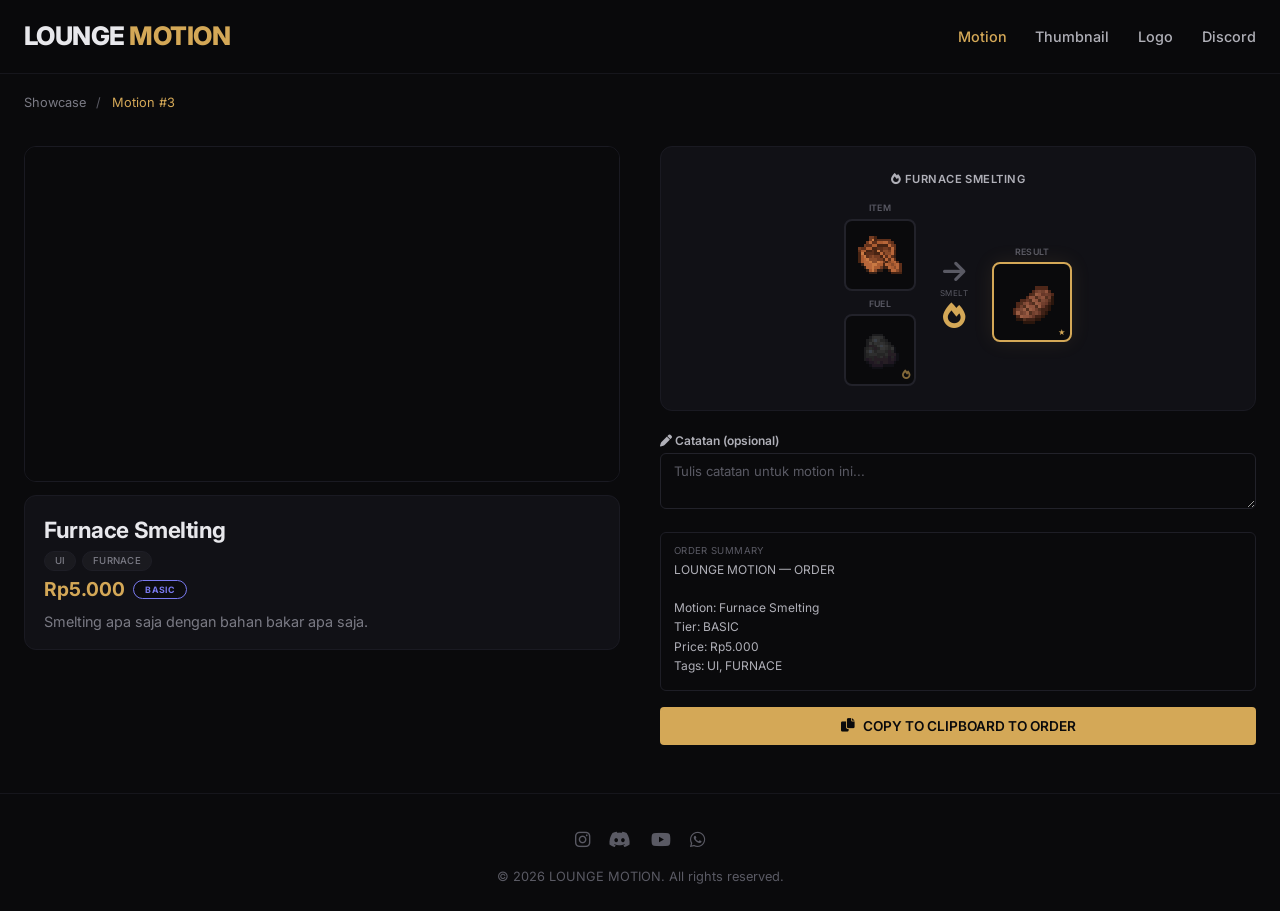
<file: motion-3.html>
<!DOCTYPE html>
<html lang="id">
<head>
    <meta charset="UTF-8" />
    <meta name="viewport" content="width=device-width, initial-scale=1.0" />
    <title>LOUNGE MOTION — Motion #3</title>

    <!-- Google Font: Inter -->
    <link rel="preconnect" href="https://fonts.googleapis.com" />
    <link rel="preconnect" href="https://fonts.gstatic.com" crossorigin />
    <link href="https://fonts.googleapis.com/css2?family=Inter:wght@300;400;500;600;700;800;900&display=swap" rel="stylesheet" />

    <!-- Font Awesome 6 -->
    <link rel="stylesheet" href="https://cdnjs.cloudflare.com/ajax/libs/font-awesome/6.0.0-beta3/css/all.min.css" />

    <style>
        /* ============================================================
           LOUNGE MOTION — Motion Detail Style
           ============================================================ */

        *,
        *::before,
        *::after {
            margin: 0;
            padding: 0;
            box-sizing: border-box;
        }

        html {
            scroll-behavior: smooth;
        }

        body {
            font-family: 'Inter', -apple-system, BlinkMacSystemFont, sans-serif;
            background-color: #0a0a0c;
            color: #e8e8ec;
            line-height: 1.6;
            -webkit-font-smoothing: antialiased;
        }

        a {
            text-decoration: none;
            color: inherit;
        }

        img {
            display: block;
            max-width: 100%;
        }

        /* Scrollbar */
        ::-webkit-scrollbar {
            width: 6px;
            height: 6px;
        }
        ::-webkit-scrollbar-track {
            background: #111116;
        }
        ::-webkit-scrollbar-thumb {
            background: #d4a857;
            border-radius: 4px;
        }
        ::-webkit-scrollbar-thumb:hover {
            background: #e0b86a;
        }

        /* Container */
        .container {
            max-width: 1280px;
            margin: 0 auto;
            padding: 0 1.5rem;
        }

        .text-gold {
            color: #d4a857;
        }
        .text-muted {
            color: #7a7a84;
        }

        /* ---------- Buttons ---------- */
        .btn {
            display: inline-flex;
            align-items: center;
            justify-content: center;
            gap: 0.5rem;
            font-family: 'Inter', sans-serif;
            font-weight: 600;
            font-size: 0.85rem;
            padding: 0.7rem 2rem;
            border-radius: 4px;
            border: none;
            cursor: pointer;
            transition: all 0.25s ease;
        }

        .btn-primary {
            background: #d4a857;
            color: #0a0a0c;
        }
        .btn-primary:hover {
            background: #e0b86a;
            transform: scale(1.02);
        }

        .btn-primary:disabled {
            opacity: 0.4;
            cursor: not-allowed;
            transform: none;
        }
        .btn-primary:disabled:hover {
            background: #d4a857;
            transform: none;
        }

        .btn-secondary {
            background: transparent;
            color: #e8e8ec;
            border: 1px solid #3a3a44;
        }
        .btn-secondary:hover {
            border-color: #7a7a84;
            background: rgba(255, 255, 255, 0.03);
        }

        .btn-outline-gold {
            background: transparent;
            color: #e8e8ec;
            border: 1px solid #2a2a34;
            border-radius: 30px;
            padding: 0.5rem 1.4rem;
            font-size: 0.8rem;
        }
        .btn-outline-gold:hover {
            border-color: #d4a857;
            color: #d4a857;
        }

        .btn-sm {
            padding: 0.4rem 1.2rem;
            font-size: 0.75rem;
        }

        /* ---------- Navbar ---------- */
        .navbar {
            padding: 1rem 0;
            border-bottom: 1px solid #16161c;
            position: sticky;
            top: 0;
            background: rgba(10, 10, 12, 0.92);
            backdrop-filter: blur(12px);
            z-index: 100;
        }

        .navbar .container {
            display: flex;
            align-items: center;
            justify-content: space-between;
            flex-wrap: wrap;
            gap: 1rem;
        }

        .logo {
            font-size: 1.6rem;
            font-weight: 800;
            letter-spacing: -0.02em;
        }
        .logo span {
            color: #d4a857;
        }

        .nav-links {
            display: flex;
            align-items: center;
            gap: 1.8rem;
            list-style: none;
        }
        .nav-links a {
            color: #b0b0b8;
            font-weight: 500;
            font-size: 0.9rem;
            transition: color 0.2s;
        }
        .nav-links a:hover {
            color: #fff;
        }
        .nav-links a.active {
            color: #d4a857;
        }

        /* ---------- Breadcrumb ---------- */
        .breadcrumb {
            padding: 1.2rem 0 0.5rem;
            font-size: 0.8rem;
            color: #5a5a64;
        }
        .breadcrumb a {
            color: #7a7a84;
            transition: color 0.2s;
        }
        .breadcrumb a:hover {
            color: #d4a857;
        }
        .breadcrumb .sep {
            margin: 0 0.4rem;
        }

        /* ---------- Motion Detail Layout ---------- */
        .detail-wrap {
            display: grid;
            grid-template-columns: 1fr 1fr;
            gap: 2.5rem;
            padding: 1.5rem 0 3rem;
        }

        /* LEFT: Preview + Info */
        .detail-left {
            display: flex;
            flex-direction: column;
            gap: 0.8rem;
        }

        .detail-preview {
            background: #111116;
            border: 1px solid #1a1a22;
            border-radius: 12px;
            overflow: hidden;
        }
        .detail-preview video {
            width: 100%;
            aspect-ratio: 16 / 9;
            object-fit: cover;
            display: block;
            background: #0a0a0c;
        }

        /* Motion Info di bawah video */
        .motion-info {
            background: #111116;
            border: 1px solid #1a1a22;
            border-radius: 12px;
            padding: 1rem 1.2rem;
        }
        .motion-info h1 {
            font-size: 1.4rem;
            font-weight: 700;
            letter-spacing: -0.02em;
        }
        .motion-info .tags {
            display: flex;
            flex-wrap: wrap;
            gap: 0.4rem;
            margin: 0.2rem 0 0.2rem;
        }
        .motion-info .tags span {
            font-size: 0.6rem;
            font-weight: 500;
            text-transform: uppercase;
            letter-spacing: 0.03em;
            padding: 0.1rem 0.6rem;
            border-radius: 30px;
            background: rgba(255, 255, 255, 0.04);
            border: 1px solid #1e1e26;
            color: #7a7a84;
        }
        .motion-info .price-row {
            display: flex;
            align-items: center;
            gap: 0.5rem;
            margin-top: 0.2rem;
        }
        .motion-info .price {
            color: #d4a857;
            font-weight: 700;
            font-size: 1.2rem;
        }
        .motion-info .badge-tier {
            display: inline-block;
            font-size: 0.55rem;
            font-weight: 700;
            text-transform: uppercase;
            letter-spacing: 0.04em;
            padding: 0.1rem 0.7rem;
            border-radius: 30px;
            backdrop-filter: blur(8px);
            background: rgba(10, 10, 12, 0.6);
            border: 1px solid #3a3a44;
            color: #b0b0b8;
        }
        .motion-info .badge-tier.free {
            border-color: #5a8a7a;
            color: #5a8a7a;
        }
        .motion-info .badge-tier.basic {
            border-color: #7a7af0;
            color: #7a7af0;
        }
        .motion-info .badge-tier.plus {
            border-color: #d4a857;
            color: #d4a857;
        }
        .motion-info .badge-tier.premium {
            border-color: #e0b86a;
            color: #e0b86a;
        }
        .motion-info .desc {
            color: #7a7a84;
            font-size: 0.9rem;
            margin-top: 0.3rem;
        }

        /* RIGHT: Order Form */
        .detail-right {
            display: flex;
            flex-direction: column;
            gap: 1rem;
        }

        .detail-right .section-label {
            font-size: 0.75rem;
            font-weight: 600;
            color: #b0b0b8;
            text-transform: uppercase;
            letter-spacing: 0.04em;
            margin-bottom: 0.1rem;
        }

        /* ---------- Furnace Smelting Layout - Fuel Sejajar di Bawah Item ---------- */
        .furnace-section {
            background: #111116;
            border: 1px solid #1a1a22;
            border-radius: 12px;
            padding: 1.5rem 1rem;
        }

        .furnace-section .furnace-label {
            font-size: 0.7rem;
            font-weight: 600;
            color: #b0b0b8;
            text-transform: uppercase;
            letter-spacing: 0.04em;
            margin-bottom: 0.8rem;
            text-align: center;
        }

        /* Container utama: flex row */
        .furnace-container {
            display: flex;
            align-items: center;
            justify-content: center;
            gap: 1.2rem;
        }

        /* Kolom kiri: Item (atas) + Fuel (bawah) */
        .furnace-column-left {
            display: flex;
            flex-direction: column;
            align-items: center;
            gap: 0.4rem;
        }

        /* Kolom kanan: Result saja */
        .furnace-column-right {
            display: flex;
            flex-direction: column;
            align-items: center;
        }

        /* Slot Item & Fuel - ukuran sama */
        .furnace-slot {
            display: flex;
            flex-direction: column;
            align-items: center;
            gap: 0.2rem;
        }

        .furnace-slot .slot-label {
            font-size: 0.55rem;
            color: #5a5a64;
            text-transform: uppercase;
            letter-spacing: 0.04em;
            font-weight: 600;
        }

        .furnace-slot .slot-box {
            width: 72px;
            height: 72px;
            background: #0a0a0c;
            border: 2px solid #22222a;
            border-radius: 8px;
            display: flex;
            align-items: center;
            justify-content: center;
            cursor: pointer;
            transition: all 0.2s ease;
            position: relative;
        }

        .furnace-slot .slot-box:hover {
            border-color: #3a3a4a;
        }
        .furnace-slot .slot-box.active {
            border-color: #d4a857;
        }

        .furnace-slot .slot-box .slot-icon {
            width: 44px;
            height: 44px;
            object-fit: contain;
            image-rendering: pixelated;
        }

        .furnace-slot .slot-box .slot-placeholder {
            color: #3a3a44;
            font-size: 1.2rem;
        }

        /* Fuel slot - icon api di pojok */
        .furnace-slot .slot-box .fuel-icon {
            position: absolute;
            bottom: 2px;
            right: 4px;
            font-size: 0.6rem;
            color: #d4a857;
            opacity: 0.6;
        }

        /* Panah Proses (di tengah antara kolom kiri dan kanan) */
        .furnace-arrow {
            display: flex;
            flex-direction: column;
            align-items: center;
            gap: 0.2rem;
            color: #5a5a64;
            font-size: 1.6rem;
            padding: 0 0.3rem;
            align-self: center;
        }

        .furnace-arrow .arrow-label {
            font-size: 0.5rem;
            color: #5a5a64;
            text-transform: uppercase;
            letter-spacing: 0.06em;
        }

        .furnace-arrow .fire-icon {
            color: #d4a857;
            animation: flicker 1.5s ease-in-out infinite;
        }

        @keyframes flicker {
            0%,
            100% {
                opacity: 1;
                transform: scale(1);
            }
            50% {
                opacity: 0.6;
                transform: scale(1.1);
            }
        }

        /* Result Slot - lebih besar & gold border */
        .furnace-slot.result .slot-box {
            width: 80px;
            height: 80px;
            border-color: #d4a857;
            box-shadow: 0 0 20px rgba(212, 168, 87, 0.1);
        }

        .furnace-slot.result .slot-box:hover {
            border-color: #e0b86a;
            box-shadow: 0 0 30px rgba(212, 168, 87, 0.2);
        }

        .furnace-slot.result .slot-box .slot-icon {
            width: 50px;
            height: 50px;
        }

        .furnace-slot.result .slot-box .result-badge {
            position: absolute;
            bottom: 2px;
            right: 4px;
            font-size: 0.45rem;
            color: #d4a857;
            font-weight: 700;
            text-transform: uppercase;
            letter-spacing: 0.04em;
        }

        /* ---------- Item Picker Popup ---------- */
        .item-picker-popup {
            position: fixed;
            inset: 0;
            background: rgba(0, 0, 0, 0.7);
            backdrop-filter: blur(8px);
            display: none;
            align-items: center;
            justify-content: center;
            z-index: 999;
            padding: 1.5rem;
        }
        .item-picker-popup.open {
            display: flex;
        }

        .item-picker-popup .popup-box {
            background: #111116;
            border: 1px solid #22222a;
            border-radius: 12px;
            max-width: 420px;
            width: 100%;
            padding: 1.5rem;
            animation: modalFade 0.25s ease;
        }

        @keyframes modalFade {
            0% {
                opacity: 0;
                transform: scale(0.96) translateY(8px);
            }
            100% {
                opacity: 1;
                transform: scale(1) translateY(0);
            }
        }

        .item-picker-popup .popup-header {
            display: flex;
            align-items: center;
            justify-content: space-between;
            margin-bottom: 0.8rem;
        }
        .item-picker-popup .popup-header h4 {
            font-weight: 600;
            font-size: 1rem;
            color: #b0b0b8;
        }
        .item-picker-popup .popup-close {
            background: none;
            border: none;
            color: #5a5a64;
            font-size: 1.2rem;
            cursor: pointer;
            transition: color 0.2s;
        }
        .item-picker-popup .popup-close:hover {
            color: #e8e8ec;
        }

        .item-picker-popup .popup-search {
            display: flex;
            align-items: center;
            gap: 0.5rem;
            background: #0a0a0c;
            border: 1px solid #22222a;
            border-radius: 6px;
            padding: 0.3rem 0.7rem;
            margin-bottom: 0.6rem;
        }
        .item-picker-popup .popup-search input {
            background: transparent;
            border: none;
            outline: none;
            color: #e8e8ec;
            font-family: 'Inter', sans-serif;
            font-size: 0.82rem;
            width: 100%;
            padding: 0.3rem 0;
        }
        .item-picker-popup .popup-search input::placeholder {
            color: #5a5a64;
        }
        .item-picker-popup .popup-search i {
            color: #5a5a64;
            font-size: 0.8rem;
        }

        .item-picker-popup .popup-items {
            max-height: 240px;
            overflow-y: auto;
            display: grid;
            grid-template-columns: repeat(4, 1fr);
            gap: 0.3rem;
        }

        .item-picker-popup .popup-items .item-option {
            aspect-ratio: 1 / 1;
            background: #0a0a0c;
            border: 1px solid #1e1e26;
            border-radius: 4px;
            display: flex;
            flex-direction: column;
            align-items: center;
            justify-content: center;
            cursor: pointer;
            transition: all 0.15s ease;
            padding: 0.2rem;
        }
        .item-picker-popup .popup-items .item-option:hover {
            border-color: #d4a857;
            background: rgba(212, 168, 87, 0.05);
        }
        .item-picker-popup .popup-items .item-option.selected {
            border-color: #d4a857;
            background: rgba(212, 168, 87, 0.1);
        }
        .item-picker-popup .popup-items .item-option img {
            width: 28px;
            height: 28px;
            object-fit: contain;
            image-rendering: pixelated;
        }
        .item-picker-popup .popup-items .item-option .item-name {
            font-size: 0.5rem;
            color: #7a7a84;
            text-align: center;
            line-height: 1.2;
            margin-top: 0.1rem;
            max-width: 100%;
            overflow: hidden;
            text-overflow: ellipsis;
            white-space: nowrap;
        }

        .item-picker-popup .popup-items .no-result {
            grid-column: 1 / -1;
            padding: 1rem;
            text-align: center;
            color: #5a5a64;
            font-size: 0.8rem;
        }

        /* ---------- Notes ---------- */
        .notes-area textarea {
            background: #0a0a0c;
            border: 1px solid #22222a;
            border-radius: 6px;
            color: #e8e8ec;
            font-family: 'Inter', sans-serif;
            font-size: 0.82rem;
            padding: 0.6rem 0.8rem;
            resize: vertical;
            min-height: 56px;
            transition: border 0.2s;
            width: 100%;
        }
        .notes-area textarea:focus {
            outline: none;
            border-color: #d4a857;
        }
        .notes-area textarea::placeholder {
            color: #5a5a64;
        }
        .notes-area label {
            font-size: 0.75rem;
            font-weight: 600;
            color: #b0b0b8;
        }

        /* ---------- Order Summary ---------- */
        .order-summary {
            background: #0a0a0c;
            border: 1px solid #1e1e26;
            border-radius: 6px;
            padding: 0.6rem 0.8rem;
        }
        .order-summary .summary-label {
            font-size: 0.6rem;
            color: #5a5a64;
            text-transform: uppercase;
            letter-spacing: 0.04em;
            margin-bottom: 0.1rem;
        }
        .order-summary pre {
            font-family: 'Inter', monospace;
            font-size: 0.75rem;
            color: #b0b0b8;
            white-space: pre-wrap;
            word-break: break-word;
            background: transparent;
            border: none;
            padding: 0;
            margin: 0;
            max-height: 120px;
            overflow-y: auto;
        }

        /* ---------- Copy & Order Section ---------- */
        .order-actions {
            display: flex;
            flex-direction: column;
            gap: 0.6rem;
        }

        .order-actions .btn {
            width: 100%;
        }

        .order-actions .copy-feedback {
            text-align: center;
            font-size: 0.8rem;
            color: #2d8a5e;
            display: none;
        }
        .order-actions .copy-feedback.show {
            display: block;
        }

        /* Platform Order - muncul setelah copy */
        .platform-section {
            display: none;
            flex-direction: column;
            gap: 0.4rem;
            animation: fadeIn 0.3s ease;
        }
        .platform-section.show {
            display: flex;
        }

        @keyframes fadeIn {
            0% {
                opacity: 0;
                transform: translateY(8px);
            }
            100% {
                opacity: 1;
                transform: translateY(0);
            }
        }

        .platform-section .platform-label {
            font-size: 0.7rem;
            color: #5a5a64;
            text-align: center;
        }

        .method-grid {
            display: grid;
            grid-template-columns: 1fr 1fr 1fr 1fr;
            gap: 0.5rem;
        }
        .method-btn {
            background: transparent;
            border: 1px solid #1e1e26;
            border-radius: 6px;
            padding: 0.5rem 0.3rem;
            color: #b0b0b8;
            font-family: 'Inter', sans-serif;
            font-weight: 500;
            font-size: 0.7rem;
            cursor: pointer;
            transition: all 0.2s ease;
            display: flex;
            flex-direction: column;
            align-items: center;
            justify-content: center;
            gap: 0.2rem;
        }
        .method-btn:hover {
            border-color: #3a3a4a;
            color: #e8e8ec;
            background: rgba(255, 255, 255, 0.03);
        }
        .method-btn i {
            font-size: 1rem;
        }
        .method-btn .method-label {
            font-size: 0.6rem;
        }

        /* ---------- Footer ---------- */
        .footer {
            border-top: 1px solid #16161c;
            padding: 2rem 0 1.5rem;
            color: #5a5a64;
            font-size: 0.8rem;
            text-align: center;
        }
        .footer .socials {
            display: flex;
            justify-content: center;
            gap: 1.2rem;
            margin-bottom: 0.8rem;
        }
        .footer .socials a {
            color: #5a5a64;
            font-size: 1.1rem;
            transition: color 0.2s;
        }
        .footer .socials a:hover {
            color: #d4a857;
        }

        /* ---------- Loading ---------- */
        .loading-items {
            text-align: center;
            padding: 0.5rem;
            color: #5a5a64;
            font-size: 0.8rem;
        }
        .loading-items i {
            animation: spin 1s linear infinite;
            margin-right: 0.4rem;
        }
        @keyframes spin {
            0% { transform: rotate(0deg); }
            100% { transform: rotate(360deg); }
        }

        /* ---------- Responsive ---------- */
        @media (max-width: 1024px) {
            .detail-wrap {
                grid-template-columns: 1fr;
                gap: 1.5rem;
            }
            .method-grid {
                grid-template-columns: 1fr 1fr 1fr 1fr;
            }
            .furnace-container {
                gap: 0.8rem;
            }
            .furnace-slot .slot-box {
                width: 60px;
                height: 60px;
            }
            .furnace-slot .slot-box .slot-icon {
                width: 36px;
                height: 36px;
            }
            .furnace-slot.result .slot-box {
                width: 68px;
                height: 68px;
            }
            .furnace-slot.result .slot-box .slot-icon {
                width: 42px;
                height: 42px;
            }
            .furnace-arrow {
                font-size: 1.2rem;
            }
        }

        @media (max-width: 768px) {
            .navbar .container {
                flex-direction: column;
                align-items: stretch;
            }
            .nav-links {
                justify-content: center;
                flex-wrap: wrap;
                gap: 1rem 1.4rem;
            }
            .method-grid {
                grid-template-columns: 1fr 1fr;
            }
            .motion-info h1 {
                font-size: 1.2rem;
            }
            .furnace-container {
                flex-direction: column;
                gap: 0.6rem;
            }
            .furnace-column-left {
                flex-direction: row;
                gap: 0.6rem;
            }
            .furnace-arrow {
                flex-direction: row;
                font-size: 1rem;
            }
            .furnace-arrow .arrow-label {
                display: none;
            }
            .furnace-slot .slot-box {
                width: 56px;
                height: 56px;
            }
            .furnace-slot .slot-box .slot-icon {
                width: 32px;
                height: 32px;
            }
            .furnace-slot.result .slot-box {
                width: 64px;
                height: 64px;
            }
            .furnace-slot.result .slot-box .slot-icon {
                width: 38px;
                height: 38px;
            }
            .item-picker-popup .popup-items {
                grid-template-columns: repeat(4, 1fr);
            }
        }

        @media (max-width: 480px) {
            .container {
                padding: 0 1rem;
            }
            .method-grid {
                grid-template-columns: 1fr 1fr;
            }
            .motion-info h1 {
                font-size: 1rem;
            }
            .detail-preview video {
                aspect-ratio: 16 / 9;
            }
            .furnace-column-left {
                flex-direction: row;
                gap: 0.4rem;
            }
            .furnace-slot .slot-box {
                width: 48px;
                height: 48px;
            }
            .furnace-slot .slot-box .slot-icon {
                width: 28px;
                height: 28px;
            }
            .furnace-slot.result .slot-box {
                width: 54px;
                height: 54px;
            }
            .furnace-slot.result .slot-box .slot-icon {
                width: 32px;
                height: 32px;
            }
            .furnace-slot .slot-label {
                font-size: 0.45rem;
            }
            .item-picker-popup .popup-items {
                grid-template-columns: repeat(3, 1fr);
            }
            .item-picker-popup .popup-box {
                padding: 1rem;
            }
        }
    </style>
</head>
<body>

    <!-- ============================================================
    NAVBAR
    ============================================================ -->
    <nav class="navbar">
        <div class="container">
            <a href="index.html" class="logo">LOUNGE <span>MOTION</span></a>
            <ul class="nav-links">
                <li><a href="index.html" class="active">Motion</a></li>
                <li><a href="thumbnail.html">Thumbnail</a></li>
                <li><a href="logo.html">Logo</a></li>
                <li><a href="https://discord.gg/ya3xwGt7pb" target="_blank" rel="noopener">Discord</a></li>
            </ul>
        </div>
    </nav>

    <!-- ============================================================
    MAIN CONTENT
    ============================================================ -->
    <main class="container">

        <!-- Breadcrumb -->
        <div class="breadcrumb">
            <a href="index.html">Showcase</a>
            <span class="sep">/</span>
            <span class="text-gold">Motion #3</span>
        </div>

        <!-- Detail Wrap -->
        <div class="detail-wrap">

            <!-- LEFT: Preview + Info -->
            <div class="detail-left">

                <!-- Video -->
                <div class="detail-preview">
                    <video muted loop playsinline autoplay preload="metadata">
                        <source src="assets/motion/MOTION-3.mp4" type="video/mp4" />
                        Your browser does not support the video tag.
                    </video>
                </div>

                <!-- Motion Info -->
                <div class="motion-info" id="motionInfo">
                    <!-- Diisi oleh JavaScript -->
                </div>
            </div>

            <!-- RIGHT: Order Form -->
            <div class="detail-right">

                <!-- Furnace Smelting - Fuel Sejajar di Bawah Item -->
                <div class="furnace-section">
                    <div class="furnace-label"><i class="fas fa-fire"></i> Furnace Smelting</div>

                    <div class="furnace-container">

                        <!-- Kolom Kiri: Item (atas) + Fuel (bawah) -->
                        <div class="furnace-column-left">

                            <!-- Slot: Item (dismelt) -->
                            <div class="furnace-slot" id="slotItem">
                                <span class="slot-label">Item</span>
                                <div class="slot-box" data-slot="item">
                                    <img class="slot-icon" src="assets/item/iron_ore.png" alt="Item" />
                                </div>
                            </div>

                            <!-- Slot: Fuel (di bawah Item, sejajar) -->
                            <div class="furnace-slot" id="slotFuel">
                                <span class="slot-label">Fuel</span>
                                <div class="slot-box" data-slot="fuel">
                                    <img class="slot-icon" src="assets/item/coal.png" alt="Fuel" />
                                    <span class="fuel-icon"><i class="fas fa-fire"></i></span>
                                </div>
                            </div>

                        </div>

                        <!-- Panah Proses (di tengah) -->
                        <div class="furnace-arrow">
                            <i class="fas fa-arrow-right"></i>
                            <span class="arrow-label">Smelt</span>
                            <i class="fas fa-fire fire-icon"></i>
                        </div>

                        <!-- Kolom Kanan: Result -->
                        <div class="furnace-column-right">
                            <div class="furnace-slot result" id="slotResult">
                                <span class="slot-label">Result</span>
                                <div class="slot-box" data-slot="result">
                                    <img class="slot-icon" src="assets/item/iron_ingot.png" alt="Result" />
                                    <span class="result-badge">★</span>
                                </div>
                            </div>
                        </div>

                    </div>
                </div>

                <!-- Notes -->
                <div class="notes-area">
                    <label><i class="fas fa-pen"></i> Catatan (opsional)</label>
                    <textarea id="notesInput" placeholder="Tulis catatan untuk motion ini..."></textarea>
                </div>

                <!-- Order Summary -->
                <div class="order-summary">
                    <div class="summary-label">Order Summary</div>
                    <pre id="orderSummary">LOUNGE MOTION — ORDER

Motion: Memuat...
Tier: -
Price: -
Tags: -
Item: -
Fuel: -
Result: -
Notes: -</pre>
                </div>

                <!-- Order Actions -->
                <div class="order-actions">

                    <!-- Copy Button -->
                    <button class="btn btn-primary" id="copyBtn" disabled>
                        <i class="fas fa-spinner fa-spin"></i> Memuat...
                    </button>
                    <div class="copy-feedback" id="copyFeedback">
                        <i class="fas fa-check-circle"></i> ORDER COPIED! Silakan pilih platform di bawah.
                    </div>

                    <!-- Platform Section (muncul setelah copy) -->
                    <div class="platform-section" id="platformSection">
                        <p class="platform-label">— Pilih platform untuk melanjutkan order —</p>
                        <div class="method-grid">
                            <button class="method-btn" data-method="discord">
                                <i class="fa-brands fa-discord"></i>
                                <span class="method-label">Discord</span>
                            </button>
                            <button class="method-btn" data-method="whatsapp">
                                <i class="fa-brands fa-whatsapp"></i>
                                <span class="method-label">WhatsApp</span>
                            </button>
                            <button class="method-btn" data-method="googleform">
                                <i class="fa-regular fa-file-lines"></i>
                                <span class="method-label">Google Form</span>
                            </button>
                            <button class="method-btn" data-method="instagram">
                                <i class="fa-brands fa-instagram"></i>
                                <span class="method-label">Instagram</span>
                            </button>
                        </div>
                    </div>
                </div>

            </div>
        </div>

    </main>

    <!-- ============================================================
    FOOTER
    ============================================================ -->
    <footer class="footer">
        <div class="container">
            <div class="socials">
                <a href="#" aria-label="Instagram"><i class="fa-brands fa-instagram"></i></a>
                <a href="#" aria-label="Discord"><i class="fa-brands fa-discord"></i></a>
                <a href="#" aria-label="YouTube"><i class="fa-brands fa-youtube"></i></a>
                <a href="#" aria-label="WhatsApp"><i class="fa-brands fa-whatsapp"></i></a>
            </div>
            <p>&copy; 2026 LOUNGE MOTION. All rights reserved.</p>
        </div>
    </footer>

    <!-- ============================================================
    ITEM PICKER POPUP
    ============================================================ -->
    <div class="item-picker-popup" id="itemPickerPopup">
        <div class="popup-box">
            <div class="popup-header">
                <h4 id="popupTitle"><i class="fas fa-cube"></i> Pilih Item</h4>
                <button class="popup-close" id="popupClose">&times;</button>
            </div>
            <div class="popup-search">
                <i class="fas fa-search"></i>
                <input type="text" id="popupSearch" placeholder="Cari item..." />
            </div>
            <div class="popup-items" id="popupItems">
                <div class="loading-items"><i class="fas fa-spinner"></i> Memuat item...</div>
            </div>
        </div>
    </div>

    <!-- ============================================================
    JAVASCRIPT
    ============================================================ -->
    <script>
        // ============================================================
        // 1.  KONFIGURASI MOTION #3 (EDIT DI SINI)
        // ============================================================
        const motionConfig = {
            id: 3,
            name: "Furnace Smelting",
            tier: "basic",
            price: 5000,
            description: "Smelting apa saja dengan bahan bakar apa saja.",
            tags: ["UI", "FURNACE"],
            preview: "assets/motion/MOTION-3.mp4",
            googleFormUrl: "https://docs.google.com/forms/d/e/1FAIpQLSc40cPUR7IRjFMRB9E5xA0Wpl66LCyHc2CnD_kH2PQRDt_1lw/viewform?usp=publish-editor",
            whatsappNumber: "628152123852",
            discordInvite: "https://discord.gg/ya3xwGt7pb",
            instagramUsername: "lounge_motion"
        };

        // ============================================================
        // 2.  STATE
        // ============================================================
        let items = [];
        let isItemsLoaded = false;
        let isCopied = false;

        // Furnace slots
        let furnaceState = {
            item: null,   // item yang dismelt
            fuel: null,   // bahan bakar
            result: null  // hasil smelting
        };

        let activeSlot = null; // 'item', 'fuel', atau 'result'

        // ============================================================
        // 3.  HELPER FUNCTIONS
        // ============================================================

        function parseItemLabel(filename) {
            return filename
                .replace(/_/g, ' ')
                .replace(/\.png$/, '')
                .replace(/\b\w/g, l => l.toUpperCase());
        }

        function formatPrice(price) {
            if (price === 0) return 'FREE';
            return 'Rp' + price.toLocaleString('id-ID');
        }

        // ============================================================
        // 4.  LOAD ITEMS FROM JSON
        // ============================================================

        async function loadItems() {
            try {
                const response = await fetch('assets/item/items.json');
                if (!response.ok) throw new Error('Gagal load items.json');
                const itemFiles = await response.json();

                items = itemFiles.map(filename => ({
                    filename: filename,
                    label: parseItemLabel(filename),
                    path: 'assets/item/' + filename
                }));

                isItemsLoaded = true;
                initializeDefaultItems();
                renderFurnaceSlots();
                renderMotionInfo();
                updateSummary();
                enableCopyButton();

            } catch (error) {
                console.error('Error loading items:', error);
                useFallbackItems();
            }
        }

        // ============================================================
        // 5.  FALLBACK ITEMS
        // ============================================================

        function useFallbackItems() {
            const fallbackFiles = [
    "acacia_boat.png",
    "acacia_button.png",
    "acacia_chest_boat.png",
    "acacia_door.png",
    "acacia_fence.png",
    "acacia_fence_gate.png",
    "acacia_hanging_sign.png",
    "acacia_leaves.png",
    "acacia_log.png",
    "acacia_planks.png",
    "acacia_pressure_plate.png",
    "acacia_sapling.png",
    "acacia_shelf.png",
    "acacia_sign.png",
    "acacia_slab.png",
    "acacia_stairs.png",
    "acacia_trapdoor.png",
    "acacia_wood.png",
    "activator_rail.png",
    "allium.png",
    "ancient_debris.png",
    "andesite.png",
    "anvil.png",
    "apple.png",
    "arrow.png",
    "axolotl_bucket.png",
    "azure_bluet.png",
    "baked_potato.png",
    "barrel.png",
    "basalt.png",
    "beacon.png",
    "bedrock.png",
    "bee_nest.png",
    "beehive.png",
    "beetroot.png",
    "beetroot_seeds.png",
    "beetroot_soup.png",
    "birch_boat.png",
    "birch_button.png",
    "birch_chest_boat.png",
    "birch_door.png",
    "birch_fence.png",
    "birch_fence_gate.png",
    "birch_hanging_sign.png",
    "birch_leaves.png",
    "birch_log.png",
    "birch_planks.png",
    "birch_pressure_plate.png",
    "birch_sapling.png",
    "birch_sign.png",
    "birch_slab.png",
    "birch_stairs.png",
    "birch_trapdoor.png",
    "birch_wood.png",
    "blackstone.png",
    "blast_furnace.png",
    "blaze_powder.png",
    "blaze_rod.png",
    "blue_dye.png",
    "blue_orchid.png",
    "bone.png",
    "bone_block.png",
    "bone_meal.png",
    "book.png",
    "bookshelf.png",
    "bow.png",
    "beef.png",
    "bowl.png",
    "bread.png",
    "brewing_stand.png",
    "brick.png",
    "brick_stairs.png",
    "bricks.png",
    "brown_dye.png",
    "brown_mushroom.png",
    "brown_mushroom_block.png",
    "bucket.png",
    "cactus.png",
    "cake.png",
    "calcite.png",
    "campfire.png",
    "candle.png",
    "carrot.png",
    "carrot_on_a_stick.png",
    "cartography_table.png",
    "carved_pumpkin.png",
    "cauldron.png",
    "chain.png",
    "chain_command_block.png",
    "chainmail_boots.png",
    "chainmail_chestplate.png",
    "chainmail_helmet.png",
    "chainmail_leggings.png",
    "charcoal.png",
    "chest.png",
    "chest_minecart.png",
    "chicken.png",
    "chipped_anvil.png",
    "chiseled_deepslate.png",
    "chiseled_nether_bricks.png",
    "chiseled_polished_blackstone.png",
    "chiseled_quartz_block.png",
    "chiseled_red_sandstone.png",
    "chiseled_sandstone.png",
    "chiseled_stone_bricks.png",
    "chorus_flower.png",
    "chorus_fruit.png",
    "chorus_plant.png",
    "clay.png",
    "clay_ball.png",
    "clock.png",
    "coal.png",
    "coal_block.png",
    "coal_ore.png",
    "coarse_dirt.png",
    "cobbled_deepslate.png",
    "cobblestone.png",
    "cobblestone_stairs.png",
    "cobweb.png",
    "cocoa_beans.png",
    "cod.png",
    "cod_bucket.png",
    "command_block.png",
    "compass.png",
    "composter.png",
    "conduit.png",
    "cooked_beef.png",
    "cooked_chicken.png",
    "cooked_cod.png",
    "cooked_mutton.png",
    "cooked_porkchop.png",
    "cooked_rabbit.png",
    "cooked_salmon.png",
    "cookie.png",
    "copper_block.png",
    "copper_ingot.png",
    "copper_ore.png",
    "cornflower.png",
    "cracked_deepslate_bricks.png",
    "cracked_deepslate_tiles.png",
    "cracked_nether_bricks.png",
    "cracked_polished_blackstone_bricks.png",
    "cracked_stone_bricks.png",
    "crafting_table.png",
    "creeper_banner_pattern.png",
    "crimson_button.png",
    "crimson_door.png",
    "crimson_fence.png",
    "crimson_fence_gate.png",
    "crimson_fungus.png",
    "crimson_hanging_sign.png",
    "crimson_hyphae.png",
    "crimson_nylium.png",
    "crimson_planks.png",
    "crimson_pressure_plate.png",
    "crimson_roots.png",
    "crimson_sign.png",
    "crimson_slab.png",
    "crimson_stairs.png",
    "crimson_stem.png",
    "crimson_trapdoor.png",
    "crossbow.png",
    "crying_obsidian.png",
    "cut_copper.png",
    "cut_copper_slab.png",
    "cut_copper_stairs.png",
    "cut_red_sandstone.png",
    "cut_red_sandstone_slab.png",
    "cut_sandstone.png",
    "cut_sandstone_slab.png",
    "cyan_dye.png",
    "damaged_anvil.png",
    "dandelion.png",
    "dark_oak_boat.png",
    "dark_oak_button.png",
    "dark_oak_chest_boat.png",
    "dark_oak_door.png",
    "dark_oak_fence.png",
    "dark_oak_fence_gate.png",
    "dark_oak_hanging_sign.png",
    "dark_oak_leaves.png",
    "dark_oak_log.png",
    "dark_oak_planks.png",
    "dark_oak_pressure_plate.png",
    "dark_oak_sapling.png",
    "dark_oak_sign.png",
    "dark_oak_slab.png",
    "dark_oak_stairs.png",
    "dark_oak_trapdoor.png",
    "dark_oak_wood.png",
    "dark_prismarine.png",
    "dark_prismarine_slab.png",
    "dark_prismarine_stairs.png",
    "daylight_detector.png",
    "dead_brain_coral.png",
    "dead_brain_coral_block.png",
    "dead_brain_coral_fan.png",
    "dead_bubble_coral.png",
    "dead_bubble_coral_block.png",
    "dead_bubble_coral_fan.png",
    "dead_bush.png",
    "dead_fire_coral.png",
    "dead_fire_coral_block.png",
    "dead_fire_coral_fan.png",
    "dead_horn_coral.png",
    "dead_horn_coral_block.png",
    "dead_horn_coral_fan.png",
    "dead_tube_coral.png",
    "dead_tube_coral_block.png",
    "dead_tube_coral_fan.png",
    "debug_stick.png",
    "deepslate.png",
    "deepslate_brick_slab.png",
    "deepslate_brick_stairs.png",
    "deepslate_brick_wall.png",
    "deepslate_bricks.png",
    "deepslate_coal_ore.png",
    "deepslate_copper_ore.png",
    "deepslate_diamond_ore.png",
    "deepslate_emerald_ore.png",
    "deepslate_gold_ore.png",
    "deepslate_iron_ore.png",
    "deepslate_lapis_ore.png",
    "deepslate_redstone_ore.png",
    "deepslate_tile_slab.png",
    "deepslate_tile_stairs.png",
    "deepslate_tile_wall.png",
    "deepslate_tiles.png",
    "detector_rail.png",
    "diamond.png",
    "diamond_axe.png",
    "diamond_block.png",
    "diamond_boots.png",
    "diamond_chestplate.png",
    "diamond_helmet.png",
    "diamond_hoe.png",
    "diamond_horse_armor.png",
    "diamond_leggings.png",
    "diamond_ore.png",
    "diamond_pickaxe.png",
    "diamond_shovel.png",
    "diamond_sword.png",
    "diorite.png",
    "dirt.png",
    "dirt_path.png",
    "dispenser.png",
    "dragon_breath.png",
    "dragon_egg.png",
    "dragon_head.png",
    "dried_kelp.png",
    "dried_kelp_block.png",
    "dropper.png",
    "drowned_spawn_egg.png",
    "egg.png",
    "elder_guardian_spawn_egg.png",
    "elytra.png",
    "emerald.png",
    "emerald_block.png",
    "emerald_ore.png",
    "enchanted_book.png",
    "enchanted_golden_apple.png",
    "enchanting_table.png",
    "end_crystal.png",
    "end_rod.png",
    "end_stone.png",
    "end_stone_brick_slab.png",
    "end_stone_brick_stairs.png",
    "end_stone_brick_wall.png",
    "end_stone_bricks.png",
    "ender_chest.png",
    "ender_eye.png",
    "ender_pearl.png",
    "enderman_spawn_egg.png",
    "ender_spawn_egg.png",
    "evoker_spawn_egg.png",
    "experience_bottle.png",
    "exposed_copper.png",
    "exposed_cut_copper.png",
    "exposed_cut_copper_slab.png",
    "exposed_cut_copper_stairs.png",
    "farmland.png",
    "feather.png",
    "fermented_spider_eye.png",
    "fern.png",
    "filled_map.png",
    "fire_charge.png",
    "firework_rocket.png",
    "firework_star.png",
    "fishing_rod.png",
    "fletching_table.png",
    "flint.png",
    "flint_and_steel.png",
    "flower_banner_pattern.png",
    "flower_pot.png",
    "fox_spawn_egg.png",
    "furnace.png",
    "furnace_minecart.png",
    "ghast_spawn_egg.png",
    "ghast_tear.png",
    "gilded_blackstone.png",
    "glass.png",
    "glass_bottle.png",
    "glass_pane.png",
    "glistering_melon_slice.png",
    "globe_banner_pattern.png",
    "glow_berries.png",
    "glow_ink_sac.png",
    "glow_item_frame.png",
    "glow_lichen.png",
    "glow_squid_spawn_egg.png",
    "glowstone.png",
    "glowstone_dust.png",
    "goat_horn.png",
    "goat_spawn_egg.png",
    "gold_block.png",
    "gold_ingot.png",
    "gold_nugget.png",
    "gold_ore.png",
    "golden_apple.png",
    "golden_axe.png",
    "golden_boots.png",
    "golden_carrot.png",
    "golden_chestplate.png",
    "golden_helmet.png",
    "golden_hoe.png",
    "golden_horse_armor.png",
    "golden_leggings.png",
    "golden_pickaxe.png",
    "golden_shovel.png",
    "golden_sword.png",
    "granite.png",
    "grass.png",
    "grass_block.png",
    "gravel.png",
    "gray_dye.png",
    "green_dye.png",
    "grindstone.png",
    "guardian_spawn_egg.png",
    "gunpowder.png",
    "hanging_roots.png",
    "hay_block.png",
    "heart_of_the_sea.png",
    "heavy_weighted_pressure_plate.png",
    "hoglin_spawn_egg.png",
    "honey_block.png",
    "honey_bottle.png",
    "honeycomb.png",
    "honeycomb_block.png",
    "hopper.png",
    "hopper_minecart.png",
    "horn_coral.png",
    "horn_coral_block.png",
    "horn_coral_fan.png",
    "horse_spawn_egg.png",
    "husk_spawn_egg.png",
    "ice.png",
    "infested_chiseled_stone_bricks.png",
    "infested_cobblestone.png",
    "infested_cracked_stone_bricks.png",
    "infested_deepslate.png",
    "infested_mossy_stone_bricks.png",
    "infested_stone.png",
    "infested_stone_bricks.png",
    "ink_sac.png",
    "iron_axe.png",
    "iron_bars.png",
    "iron_block.png",
    "iron_boots.png",
    "iron_chestplate.png",
    "iron_door.png",
    "iron_helmet.png",
    "iron_hoe.png",
    "iron_horse_armor.png",
    "iron_ingot.png",
    "iron_leggings.png",
    "iron_nugget.png",
    "iron_ore.png",
    "iron_pickaxe.png",
    "iron_shovel.png",
    "iron_sword.png",
    "iron_trapdoor.png",
    "item_frame.png",
    "jack_o_lantern.png",
    "jigsaw.png",
    "jukebox.png",
    "jungle_boat.png",
    "jungle_button.png",
    "jungle_chest_boat.png",
    "jungle_door.png",
    "jungle_fence.png",
    "jungle_fence_gate.png",
    "jungle_hanging_sign.png",
    "jungle_leaves.png",
    "jungle_log.png",
    "jungle_planks.png",
    "jungle_pressure_plate.png",
    "jungle_sapling.png",
    "jungle_sign.png",
    "jungle_slab.png",
    "jungle_stairs.png",
    "jungle_trapdoor.png",
    "jungle_wood.png",
    "kelp.png",
    "kelp_block.png",
    "knowledge_book.png",
    "ladder.png",
    "lantern.png",
    "lapis_block.png",
    "lapis_lazuli.png",
    "lapis_ore.png",
    "large_amethyst_bud.png",
    "large_fern.png",
    "lava_bucket.png",
    "lead.png",
    "leather.png",
    "leather_boots.png",
    "leather_chestplate.png",
    "leather_helmet.png",
    "leather_horse_armor.png",
    "leather_leggings.png",
    "lectern.png",
    "lever.png",
    "light_blue_dye.png",
    "light_gray_dye.png",
    "light_weighted_pressure_plate.png",
    "lightning_rod.png",
    "lilac.png",
    "lily_of_the_valley.png",
    "lily_pad.png",
    "lime_dye.png",
    "lingering_potion.png",
    "lodestone.png",
    "loom.png",
    "magenta_dye.png",
    "magma_block.png",
    "magma_cream.png",
    "magma_cube_spawn_egg.png",
    "map.png",
    "medium_amethyst_bud.png",
    "melon.png",
    "melon_seeds.png",
    "melon_slice.png",
    "milk_bucket.png",
    "minecart.png",
    "mojang_banner_pattern.png",
    "mooshroom_spawn_egg.png",
    "moss_block.png",
    "moss_carpet.png",
    "mossy_cobblestone.png",
    "mossy_cobblestone_slab.png",
    "mossy_cobblestone_stairs.png",
    "mossy_cobblestone_wall.png",
    "mossy_stone_brick_slab.png",
    "mossy_stone_brick_stairs.png",
    "mossy_stone_brick_wall.png",
    "mossy_stone_bricks.png",
    "mushroom_stem.png",
    "mushroom_stew.png",
    "music_disc_11.png",
    "music_disc_13.png",
    "music_disc_5.png",
    "music_disc_blocks.png",
    "music_disc_cat.png",
    "music_disc_chirp.png",
    "music_disc_far.png",
    "music_disc_mall.png",
    "music_disc_mellohi.png",
    "music_disc_otherside.png",
    "music_disc_pigstep.png",
    "music_disc_stal.png",
    "music_disc_strad.png",
    "music_disc_wait.png",
    "music_disc_ward.png",
    "mutton.png",
    "mycelium.png",
    "name_tag.png",
    "nautilus_shell.png",
    "nether_brick.png",
    "nether_brick_fence.png",
    "nether_brick_slab.png",
    "nether_brick_stairs.png",
    "nether_brick_wall.png",
    "nether_bricks.png",
    "nether_gold_ore.png",
    "nether_quartz_ore.png",
    "nether_sprouts.png",
    "nether_star.png",
    "nether_wart.png",
    "nether_wart_block.png",
    "netherite_axe.png",
    "netherite_block.png",
    "netherite_boots.png",
    "netherite_chestplate.png",
    "netherite_helmet.png",
    "netherite_hoe.png",
    "netherite_ingot.png",
    "netherite_leggings.png",
    "netherite_pickaxe.png",
    "netherite_scrap.png",
    "netherite_shovel.png",
    "netherite_sword.png",
    "netherrack.png",
    "note_block.png",
    "oak_boat.png",
    "oak_button.png",
    "oak_chest_boat.png",
    "oak_door.png",
    "oak_fence.png",
    "oak_fence_gate.png",
    "oak_hanging_sign.png",
    "oak_leaves.png",
    "oak_log.png",
    "oak_planks.png",
    "oak_pressure_plate.png",
    "oak_sapling.png",
    "oak_sign.png",
    "oak_slab.png",
    "oak_stairs.png",
    "oak_trapdoor.png",
    "oak_wood.png",
    "observer.png",
    "obsidian.png",
    "ocelot_spawn_egg.png",
    "ochre_froglight.png",
    "orange_dye.png",
    "orange_tulip.png",
    "oxeye_daisy.png",
    "oxidized_copper.png",
    "oxidized_cut_copper.png",
    "oxidized_cut_copper_slab.png",
    "oxidized_cut_copper_stairs.png",
    "packed_ice.png",
    "paintings.png",
    "paper.png",
    "pearlescent_froglight.png",
    "peony.png",
    "petrified_oak_slab.png",
    "phantom_membrane.png",
    "phantom_spawn_egg.png",
    "pig_spawn_egg.png",
    "piglin_banner_pattern.png",
    "piglin_spawn_egg.png",
    "pillager_spawn_egg.png",
    "pink_dye.png",
    "pink_tulip.png",
    "piston.png",
    "pitcher_plant.png",
    "pitcher_pod.png",
    "player_head.png",
    "podzol.png",
    "pointed_dripstone.png",
    "poisonous_potato.png",
    "polar_bear_spawn_egg.png",
    "polished_andesite.png",
    "polished_andesite_slab.png",
    "polished_andesite_stairs.png",
    "polished_basalt.png",
    "polished_blackstone.png",
    "polished_blackstone_brick_slab.png",
    "polished_blackstone_brick_stairs.png",
    "polished_blackstone_brick_wall.png",
    "polished_blackstone_bricks.png",
    "polished_blackstone_button.png",
    "polished_blackstone_pressure_plate.png",
    "polished_blackstone_slab.png",
    "polished_blackstone_stairs.png",
    "polished_blackstone_wall.png",
    "polished_deepslate.png",
    "polished_deepslate_slab.png",
    "polished_deepslate_stairs.png",
    "polished_deepslate_wall.png",
    "polished_diorite.png",
    "polished_diorite_slab.png",
    "polished_diorite_stairs.png",
    "polished_granite.png",
    "polished_granite_slab.png",
    "polished_granite_stairs.png",
    "popped_chorus_fruit.png",
    "poppy.png",
    "porkchop.png",
    "potato.png",
    "potion.png",
    "powder_snow_bucket.png",
    "prismarine.png",
    "prismarine_brick_slab.png",
    "prismarine_brick_stairs.png",
    "prismarine_bricks.png",
    "prismarine_crystal.png",
    "prismarine_shard.png",
    "prismarine_slab.png",
    "prismarine_stairs.png",
    "prismarine_wall.png",
    "pufferfish.png",
    "pufferfish_bucket.png",
    "pumpkin.png",
    "pumpkin_pie.png",
    "pumpkin_seeds.png",
    "purple_dye.png",
    "purpur_block.png",
    "purpur_pillar.png",
    "purpur_slab.png",
    "purpur_stairs.png",
    "quartz.png",
    "quartz_block.png",
    "quartz_bricks.png",
    "quartz_pillar.png",
    "quartz_slab.png",
    "quartz_stairs.png",
    "rabbit.png",
    "rabbit_foot.png",
    "rabbit_hide.png",
    "rabbit_spawn_egg.png",
    "rabbit_stew.png",
    "rail.png",
    "ravager_spawn_egg.png",
    "raw_copper.png",
    "raw_copper_block.png",
    "raw_gold.png",
    "raw_gold_block.png",
    "raw_iron.png",
    "raw_iron_block.png",
    "red_concrete.png",
    "red_coral.png",
    "red_coral_block.png",
    "red_coral_fan.png",
    "red_dye.png",
    "red_mushroom.png",
    "red_mushroom_block.png",
    "red_nether_brick_slab.png",
    "red_nether_brick_stairs.png",
    "red_nether_brick_wall.png",
    "red_nether_bricks.png",
    "red_sand.png",
    "red_sandstone.png",
    "red_sandstone_slab.png",
    "red_sandstone_stairs.png",
    "red_sandstone_wall.png",
    "red_tulip.png",
    "redstone.png",
    "redstone_block.png",
    "redstone_lamp.png",
    "redstone_ore.png",
    "redstone_torch.png",
    "reinforced_deepslate.png",
    "repeater.png",
    "repeating_command_block.png",
    "respawn_anchor.png",
    "rooted_dirt.png",
    "rose_bush.png",
    "rotten_flesh.png",
    "saddle.png",
    "salmon.png",
    "salmon_bucket.png",
    "sand.png",
    "sandstone.png",
    "sandstone_slab.png",
    "sandstone_stairs.png",
    "sandstone_wall.png",
    "scaffolding.png",
    "sculk.png",
    "sculk_catalyst.png",
    "sculk_sensor.png",
    "sculk_shrieker.png",
    "sculk_vein.png",
    "sea_lantern.png",
    "sea_pickle.png",
    "seagrass.png",
    "shears.png",
    "sheep_spawn_egg.png",
    "shield.png",
    "shroomlight.png",
    "shulker_box.png",
    "shulker_spawn_egg.png",
    "silverfish_spawn_egg.png",
    "skeleton_horse_spawn_egg.png",
    "skeleton_spawn_egg.png",
    "skull_banner_pattern.png",
    "slime_block.png",
    "slime_ball.png",
    "slime_spawn_egg.png",
    "small_amethyst_bud.png",
    "small_dripleaf.png",
    "smithing_table.png",
    "smoker.png",
    "smooth_basalt.png",
    "smooth_quartz.png",
    "smooth_quartz_slab.png",
    "smooth_quartz_stairs.png",
    "smooth_red_sandstone.png",
    "smooth_red_sandstone_slab.png",
    "smooth_red_sandstone_stairs.png",
    "smooth_sandstone.png",
    "smooth_sandstone_slab.png",
    "smooth_sandstone_stairs.png",
    "smooth_stone.png",
    "smooth_stone_slab.png",
    "snow.png",
    "snow_block.png",
    "snowball.png",
    "soul_campfire.png",
    "soul_lantern.png",
    "soul_sand.png",
    "soul_soil.png",
    "soul_torch.png",
    "spawner.png",
    "spectral_arrow.png",
    "spider_eye.png",
    "spider_spawn_egg.png",
    "splash_potion.png",
    "sponge.png",
    "spore_blossom.png",
    "spruce_boat.png",
    "spruce_button.png",
    "spruce_chest_boat.png",
    "spruce_door.png",
    "spruce_fence.png",
    "spruce_fence_gate.png",
    "spruce_hanging_sign.png",
    "spruce_leaves.png",
    "spruce_log.png",
    "spruce_planks.png",
    "spruce_pressure_plate.png",
    "spruce_sapling.png",
    "spruce_sign.png",
    "spruce_slab.png",
    "spruce_stairs.png",
    "spruce_trapdoor.png",
    "spruce_wood.png",
    "spyglass.png",
    "squid_spawn_egg.png",
    "stick.png",
    "sticky_piston.png",
    "stone.png",
    "stone_axe.png",
    "stone_brick_slab.png",
    "stone_brick_stairs.png",
    "stone_brick_wall.png",
    "stone_bricks.png",
    "stone_button.png",
    "stone_hoe.png",
    "stone_pickaxe.png",
    "stone_pressure_plate.png",
    "stone_shovel.png",
    "stone_stairs.png",
    "stone_sword.png",
    "stonecutter.png",
    "stray_spawn_egg.png",
    "strider_spawn_egg.png",
    "string.png",
    "stripped_acacia_log.png",
    "stripped_acacia_wood.png",
    "stripped_birch_log.png",
    "stripped_birch_wood.png",
    "stripped_crimson_hyphae.png",
    "stripped_crimson_stem.png",
    "stripped_dark_oak_log.png",
    "stripped_dark_oak_wood.png",
    "stripped_jungle_log.png",
    "stripped_jungle_wood.png",
    "stripped_mangrove_log.png",
    "stripped_mangrove_wood.png",
    "stripped_oak_log.png",
    "stripped_oak_wood.png",
    "stripped_spruce_log.png",
    "stripped_spruce_wood.png",
    "stripped_warped_hyphae.png",
    "stripped_warped_stem.png",
    "structure_block.png",
    "structure_void.png",
    "sugar.png",
    "sugar_cane.png",
    "sunflower.png",
    "suspicious_stew.png",
    "sweet_berries.png",
    "tall_grass.png",
    "target.png",
    "terracotta.png",
    "tipped_arrow.png",
    "tnt.png",
    "tnt_minecart.png",
    "torch.png",
    "totem_of_undying.png",
    "trapped_chest.png",
    "trident.png",
    "tripwire_hook.png",
    "tropical_fish.png",
    "tropical_fish_bucket.png",
    "tube_coral.png",
    "tube_coral_block.png",
    "tube_coral_fan.png",
    "tuff.png",
    "turtle_egg.png",
    "turtle_helmet.png",
    "turtle_spawn_egg.png",
    "twisting_vines.png",
    "verdant_froglight.png",
    "vex_spawn_egg.png",
    "villager_spawn_egg.png",
    "vindicator_spawn_egg.png",
    "vine.png",
    "wandering_trader_spawn_egg.png",
    "warden_spawn_egg.png",
    "warped_button.png",
    "warped_door.png",
    "warped_fence.png",
    "warped_fence_gate.png",
    "warped_fungus.png",
    "warped_fungus_on_a_stick.png",
    "warped_hanging_sign.png",
    "warped_hyphae.png",
    "warped_nylium.png",
    "warped_planks.png",
    "warped_pressure_plate.png",
    "warped_roots.png",
    "warped_sign.png",
    "warped_slab.png",
    "warped_stairs.png",
    "warped_stem.png",
    "warped_trapdoor.png",
    "warped_wart_block.png",
    "water_bucket.png",
    "waxed_copper_block.png",
    "waxed_cut_copper.png",
    "waxed_cut_copper_slab.png",
    "waxed_cut_copper_stairs.png",
    "waxed_exposed_copper.png",
    "waxed_exposed_cut_copper.png",
    "waxed_exposed_cut_copper_slab.png",
    "waxed_exposed_cut_copper_stairs.png",
    "waxed_oxidized_copper.png",
    "waxed_oxidized_cut_copper.png",
    "waxed_oxidized_cut_copper_slab.png",
    "waxed_oxidized_cut_copper_stairs.png",
    "waxed_weathered_copper.png",
    "waxed_weathered_cut_copper.png",
    "waxed_weathered_cut_copper_slab.png",
    "waxed_weathered_cut_copper_stairs.png",
    "weathered_copper.png",
    "weathered_cut_copper.png",
    "weathered_cut_copper_slab.png",
    "weathered_cut_copper_stairs.png",
    "weeping_vines.png",
    "wet_sponge.png",
    "wheat.png",
    "wheat_seeds.png",
    "white_dye.png",
    "white_tulip.png",
    "witch_spawn_egg.png",
    "wither_rose.png",
    "wither_skeleton_skull.png",
    "wither_skeleton_spawn_egg.png",
    "wolf_spawn_egg.png",
    "wooden_axe.png",
    "wooden_hoe.png",
    "wooden_pickaxe.png",
    "wooden_shovel.png",
    "wooden_sword.png",
    "writable_book.png",
    "written_book.png",
    "yellow_dye.png",
    "zombie_head.png",
    "zombie_horse_spawn_egg.png",
    "zombie_spawn_egg.png",
    "zombie_villager_spawn_egg.png"
];

            items = fallbackFiles.map(filename => ({
                filename: filename,
                label: parseItemLabel(filename),
                path: 'assets/item/' + filename
            }));

            isItemsLoaded = true;
            initializeDefaultItems();
            renderFurnaceSlots();
            renderMotionInfo();
            updateSummary();
            enableCopyButton();
        }

        // ============================================================
        // 6.  INITIALIZE DEFAULT ITEMS
        // ============================================================

        function initializeDefaultItems() {
            furnaceState.item = items.find(item => item.filename === 'beef.png') || items[0];
            furnaceState.fuel = items.find(item => item.filename === 'coal.png') || items[0];
            furnaceState.result = items.find(item => item.filename === 'cooked_beef.png') || items[0];
        }

        // ============================================================
        // 7.  RENDER FUNCTIONS
        // ============================================================

        // Render motion info
        function renderMotionInfo() {
            const tierConfig = {
                free: { label: 'FREE', cls: 'free' },
                basic: { label: 'BASIC', cls: 'basic' },
                plus: { label: 'PLUS', cls: 'plus' },
                premium: { label: 'PREMIUM', cls: 'premium' }
            };

            const tier = tierConfig[motionConfig.tier] || tierConfig.basic;
            const priceStr = formatPrice(motionConfig.price);

            const container = document.getElementById('motionInfo');
            container.innerHTML = `
                <h1>${motionConfig.name}</h1>
                <div class="tags">
                    ${motionConfig.tags.map(t => `<span>${t}</span>`).join('')}
                </div>
                <div class="price-row">
                    <span class="price">${priceStr}</span>
                    <span class="badge-tier ${motionConfig.tier}">${tier.label}</span>
                </div>
                <p class="desc">${motionConfig.description}</p>
            `;
        }

        // Render furnace slots
        function renderFurnaceSlots() {
            // Slot Item
            const itemSlot = document.querySelector('#slotItem .slot-box');
            const itemIcon = itemSlot.querySelector('.slot-icon');
            if (furnaceState.item) {
                itemIcon.src = furnaceState.item.path;
                itemIcon.alt = furnaceState.item.label;
                itemIcon.style.display = 'block';
            }

            // Slot Fuel
            const fuelSlot = document.querySelector('#slotFuel .slot-box');
            const fuelIcon = fuelSlot.querySelector('.slot-icon');
            if (furnaceState.fuel) {
                fuelIcon.src = furnaceState.fuel.path;
                fuelIcon.alt = furnaceState.fuel.label;
                fuelIcon.style.display = 'block';
            }

            // Slot Result
            const resultSlot = document.querySelector('#slotResult .slot-box');
            const resultIcon = resultSlot.querySelector('.slot-icon');
            if (furnaceState.result) {
                resultIcon.src = furnaceState.result.path;
                resultIcon.alt = furnaceState.result.label;
                resultIcon.style.display = 'block';
            }

            // Highlight active slot
            document.querySelectorAll('.slot-box').forEach(el => {
                const slot = el.dataset.slot;
                el.classList.toggle('active', activeSlot === slot);
            });
        }

        // ============================================================
        // 8.  ITEM PICKER POPUP
        // ============================================================

        function openItemPicker(slot) {
            if (!isItemsLoaded) return;
            activeSlot = slot;
            const popup = document.getElementById('itemPickerPopup');
            const searchInput = document.getElementById('popupSearch');
            const title = document.getElementById('popupTitle');

            const slotNames = {
                'item': 'Item (Dismelt)',
                'fuel': 'Bahan Bakar',
                'result': 'Hasil Smelting'
            };
            title.innerHTML = '<i class="fas fa-cube"></i> Pilih ' + (slotNames[slot] || 'Item');

            popup.classList.add('open');
            searchInput.value = '';
            renderPopupItems('');

            // Highlight slot aktif
            document.querySelectorAll('.slot-box').forEach(el => {
                el.classList.toggle('active', el.dataset.slot === slot);
            });

            setTimeout(() => searchInput.focus(), 100);
        }

        function renderPopupItems(filter = '') {
            const container = document.getElementById('popupItems');
            const search = filter.toLowerCase().replace(/_/g, ' ').trim();

            let filtered = items;
            if (search) {
                filtered = items.filter(item =>
                    item.label.toLowerCase().includes(search) ||
                    item.filename.toLowerCase().includes(search.replace(/ /g, '_'))
                );
            }

            if (filtered.length === 0) {
                container.innerHTML = `<div class="no-result">Tidak ada item ditemukan</div>`;
                return;
            }

            // Get current selected
            let currentSelected = null;
            if (activeSlot === 'item') currentSelected = furnaceState.item;
            else if (activeSlot === 'fuel') currentSelected = furnaceState.fuel;
            else if (activeSlot === 'result') currentSelected = furnaceState.result;

            container.innerHTML = filtered.map(item => `
                <div class="item-option ${currentSelected && item.filename === currentSelected.filename ? 'selected' : ''}" 
                     data-filename="${item.filename}">
                    <img src="${item.path}" alt="${item.label}" />
                    <span class="item-name">${item.label}</span>
                </div>
            `).join('');

            container.querySelectorAll('.item-option').forEach(el => {
                el.addEventListener('click', function() {
                    const filename = this.dataset.filename;
                    const item = items.find(i => i.filename === filename);
                    if (!item) return;

                    if (activeSlot === 'item') {
                        furnaceState.item = item;
                    } else if (activeSlot === 'fuel') {
                        furnaceState.fuel = item;
                    } else if (activeSlot === 'result') {
                        furnaceState.result = item;
                    }

                    renderFurnaceSlots();
                    updateSummary();
                    resetCopiedState();
                    closeItemPicker();
                });
            });
        }

        function closeItemPicker() {
            document.getElementById('itemPickerPopup').classList.remove('open');
            activeSlot = null;
            document.querySelectorAll('.slot-box').forEach(el => {
                el.classList.remove('active');
            });
        }

        // ============================================================
        // 9.  UPDATE SUMMARY
        // ============================================================

        function updateSummary() {
            const tierConfig = {
                free: { label: 'FREE' },
                basic: { label: 'BASIC' },
                plus: { label: 'PLUS' },
                premium: { label: 'PREMIUM' }
            };
            const tier = tierConfig[motionConfig.tier] || tierConfig.basic;
            const priceStr = formatPrice(motionConfig.price);
            const notes = document.getElementById('notesInput').value || '[tambahkan catatanmu di sini]';

            const itemLabel = furnaceState.item ? furnaceState.item.label : 'Kosong';
            const fuelLabel = furnaceState.fuel ? furnaceState.fuel.label : 'Kosong';
            const resultLabel = furnaceState.result ? furnaceState.result.label : 'Kosong';

            const summary = `LOUNGE MOTION — ORDER

Motion: ${motionConfig.name}
Tier: ${tier.label}
Price: ${priceStr}
Tags: ${motionConfig.tags.join(', ')}
Item: ${itemLabel}
Fuel: ${fuelLabel}
Result: ${resultLabel}
Notes: ${notes}`;

            document.getElementById('orderSummary').textContent = summary;
        }

        // ============================================================
        // 10. ENABLE COPY BUTTON
        // ============================================================

        function enableCopyButton() {
            const copyBtn = document.getElementById('copyBtn');
            copyBtn.disabled = false;
            copyBtn.innerHTML = '<i class="fas fa-copy"></i> COPY TO CLIPBOARD TO ORDER';
        }

        function resetCopiedState() {
            if (isCopied) {
                isCopied = false;
                document.getElementById('platformSection').classList.remove('show');
                const copyBtn = document.getElementById('copyBtn');
                copyBtn.disabled = false;
                copyBtn.innerHTML = '<i class="fas fa-copy"></i> COPY TO CLIPBOARD TO ORDER';
            }
        }

        // ============================================================
        // 11. EVENT LISTENERS
        // ============================================================

        // Notes update
        document.getElementById('notesInput').addEventListener('input', function() {
            updateSummary();
            resetCopiedState();
        });

        // Slot clicks
        document.querySelectorAll('.slot-box').forEach(el => {
            el.addEventListener('click', function() {
                const slot = this.dataset.slot;
                openItemPicker(slot);
            });
        });

        // Popup close
        document.getElementById('popupClose').addEventListener('click', closeItemPicker);

        // Popup search
        document.getElementById('popupSearch').addEventListener('input', function() {
            renderPopupItems(this.value);
        });

        // Close popup on outside click
        document.getElementById('itemPickerPopup').addEventListener('click', function(e) {
            if (e.target === this) closeItemPicker();
        });

        // ============================================================
        // 12. COPY TO CLIPBOARD
        // ============================================================

        document.getElementById('copyBtn').addEventListener('click', function() {
            if (this.disabled) return;

            const text = document.getElementById('orderSummary').textContent;

            const doCopy = () => {
                if (navigator.clipboard && navigator.clipboard.writeText) {
                    return navigator.clipboard.writeText(text);
                } else {
                    return new Promise((resolve, reject) => {
                        try {
                            const ta = document.createElement('textarea');
                            ta.value = text;
                            ta.style.position = 'fixed';
                            ta.style.opacity = '0';
                            document.body.appendChild(ta);
                            ta.select();
                            document.execCommand('copy');
                            document.body.removeChild(ta);
                            resolve();
                        } catch (e) {
                            reject(e);
                        }
                    });
                }
            };

            doCopy().then(() => {
                isCopied = true;
                document.getElementById('copyFeedback').classList.add('show');
                this.disabled = true;
                this.innerHTML = '<i class="fas fa-check"></i> ORDER COPIED!';
                document.getElementById('platformSection').classList.add('show');

                setTimeout(() => {
                    document.getElementById('copyFeedback').classList.remove('show');
                }, 3000);
            }).catch(() => {
                try {
                    const ta = document.createElement('textarea');
                    ta.value = text;
                    ta.style.position = 'fixed';
                    ta.style.opacity = '0';
                    document.body.appendChild(ta);
                    ta.select();
                    document.execCommand('copy');
                    document.body.removeChild(ta);
                    isCopied = true;
                    document.getElementById('copyFeedback').classList.add('show');
                    this.disabled = true;
                    this.innerHTML = '<i class="fas fa-check"></i> ORDER COPIED!';
                    document.getElementById('platformSection').classList.add('show');
                    setTimeout(() => {
                        document.getElementById('copyFeedback').classList.remove('show');
                    }, 3000);
                } catch (e) {
                    alert('Gagal copy. Silakan copy manual.');
                }
            });
        });

        // ============================================================
        // 13. PLATFORM BUTTONS
        // ============================================================

        document.querySelectorAll('.method-btn').forEach(btn => {
            btn.addEventListener('click', function() {
                const method = this.dataset.method;
                let url = '#';
                const summary = document.getElementById('orderSummary').textContent;

                if (method === 'discord') {
                    url = motionConfig.discordInvite || 'https://discord.gg/ya3xwGt7pb';
                } else if (method === 'whatsapp') {
                    url = 'https://wa.me/' + motionConfig.whatsappNumber + '?text=' + encodeURIComponent(summary);
                } else if (method === 'googleform') {
                    url = motionConfig.googleFormUrl || 'https://forms.google.com';
                } else if (method === 'instagram') {
                    url = 'https://www.instagram.com/' + motionConfig.instagramUsername + '/';
                }

                window.open(url, '_blank');
            });
        });

        // ============================================================
        // 14. VIDEO
        // ============================================================

        const video = document.querySelector('.detail-preview video');
        if (video) {
            if ('IntersectionObserver' in window) {
                const observer = new IntersectionObserver((entries) => {
                    entries.forEach(entry => {
                        if (entry.isIntersecting) {
                            video.play().catch(() => {});
                        } else {
                            video.pause();
                        }
                    });
                }, { threshold: 0.5 });
                observer.observe(video);
            } else {
                video.play().catch(() => {});
            }

            video.addEventListener('click', function() {
                if (this.paused) this.play().catch(() => {});
                else this.pause();
            });
        }

        // ============================================================
        // 15. INIT
        // ============================================================

        loadItems();
    </script>

</body>
</html>
</file>
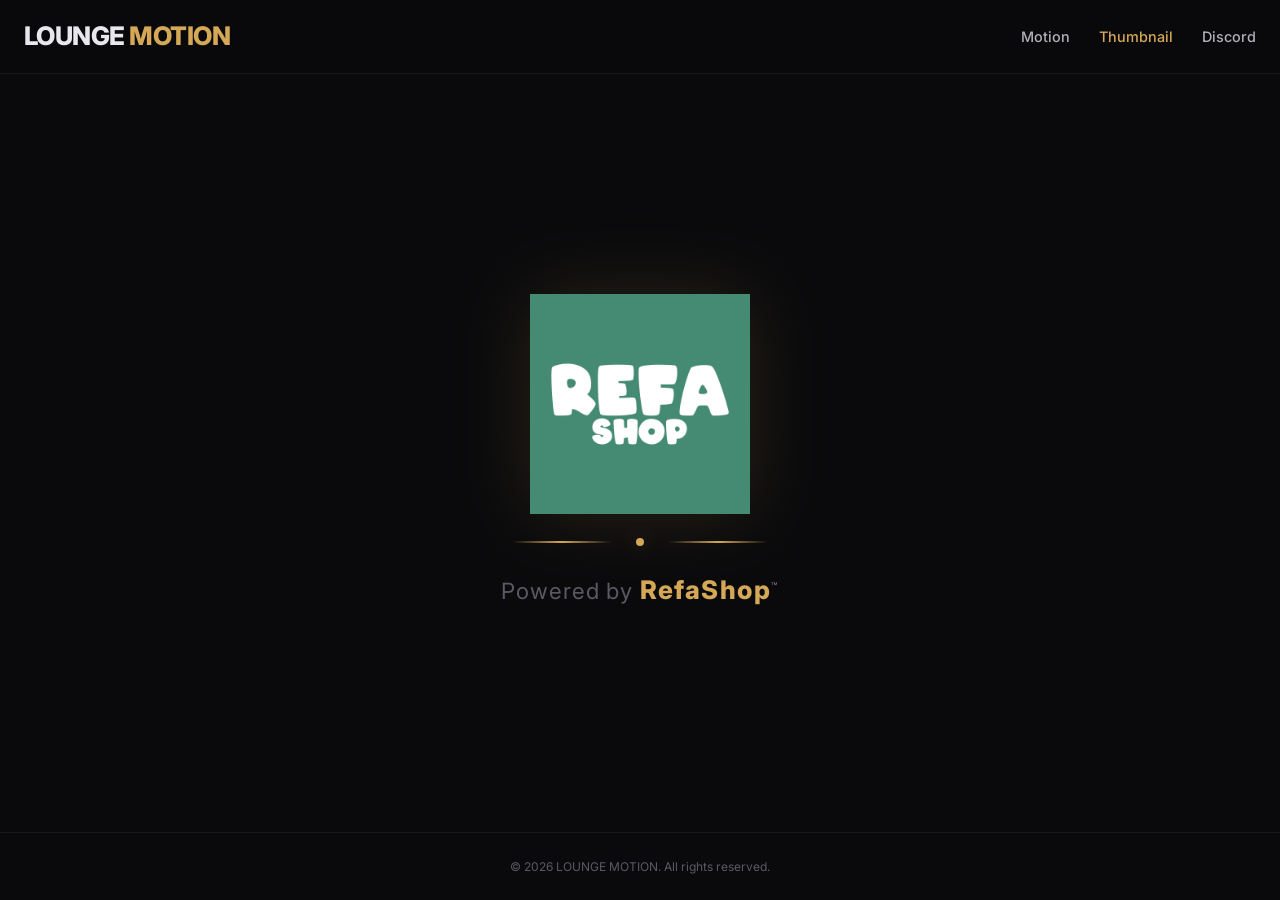
<file: thumbnail.html>
<!DOCTYPE html>
<html lang="id">
<head>
    <meta charset="UTF-8" />
    <meta name="viewport" content="width=device-width, initial-scale=1.0" />
    <title>LOUNGE MOTION — Thumbnail</title>

    <!-- Google Font: Inter -->
    <link rel="preconnect" href="https://fonts.googleapis.com" />
    <link rel="preconnect" href="https://fonts.gstatic.com" crossorigin />
    <link href="https://fonts.googleapis.com/css2?family=Inter:wght@300;400;500;600;700;800;900&display=swap" rel="stylesheet" />

    <!-- Font Awesome 6 -->
    <link rel="stylesheet" href="https://cdnjs.cloudflare.com/ajax/libs/font-awesome/6.0.0-beta3/css/all.min.css" />

    <style>
        /* ============================================================
           THUMBNAIL — RefaShop Landing
           ============================================================ */

        *,
        *::before,
        *::after {
            margin: 0;
            padding: 0;
            box-sizing: border-box;
        }

        html,
        body {
            height: 100%;
        }

        body {
            font-family: 'Inter', -apple-system, BlinkMacSystemFont, sans-serif;
            background-color: #0a0a0c;
            color: #e8e8ec;
            line-height: 1.6;
            -webkit-font-smoothing: antialiased;
            display: flex;
            flex-direction: column;
            min-height: 100vh;
        }

        a {
            text-decoration: none;
            color: inherit;
        }

        img {
            display: block;
            max-width: 100%;
        }

        /* Scrollbar */
        ::-webkit-scrollbar {
            width: 6px;
            height: 6px;
        }
        ::-webkit-scrollbar-track {
            background: #111116;
        }
        ::-webkit-scrollbar-thumb {
            background: #d4a857;
            border-radius: 4px;
        }
        ::-webkit-scrollbar-thumb:hover {
            background: #e0b86a;
        }

        /* Container */
        .container {
            max-width: 1280px;
            margin: 0 auto;
            padding: 0 1.5rem;
        }

        .text-gold {
            color: #d4a857;
        }

        /* ---------- Navbar ---------- */
        .navbar {
            padding: 1rem 0;
            border-bottom: 1px solid #16161c;
            position: sticky;
            top: 0;
            background: rgba(10, 10, 12, 0.92);
            backdrop-filter: blur(12px);
            z-index: 100;
        }

        .navbar .container {
            display: flex;
            align-items: center;
            justify-content: space-between;
            flex-wrap: wrap;
            gap: 1rem;
        }

        .logo {
            font-size: 1.6rem;
            font-weight: 800;
            letter-spacing: -0.02em;
        }
        .logo span {
            color: #d4a857;
        }

        .nav-links {
            display: flex;
            align-items: center;
            gap: 1.8rem;
            list-style: none;
        }
        .nav-links a {
            color: #b0b0b8;
            font-weight: 500;
            font-size: 0.9rem;
            transition: color 0.2s;
        }
        .nav-links a:hover {
            color: #fff;
        }
        .nav-links a.active {
            color: #d4a857;
        }

        /* ---------- Main Content ---------- */
        .main-content {
            flex: 1;
            display: flex;
            align-items: center;
            justify-content: center;
            padding: 2rem 1.5rem;
        }

        .refashop-center {
            text-align: center;
            max-width: 700px;
            width: 100%;
        }

        /* Logo RefaShop - BESAR */
        .refashop-logo {
            display: flex;
            align-items: center;
            justify-content: center;
            margin-bottom: 1.5rem;
        }

        .refashop-logo img {
            width: 220px;
            height: 220px;
            object-fit: contain;
            filter: drop-shadow(0 0 40px rgba(212, 168, 87, 0.15));
            transition: filter 0.4s ease, transform 0.4s ease;
        }

        .refashop-logo img:hover {
            filter: drop-shadow(0 0 60px rgba(212, 168, 87, 0.3));
            transform: scale(1.02);
        }

        /* Divider */
        .divider {
            display: flex;
            align-items: center;
            justify-content: center;
            gap: 1.5rem;
            margin: 0.5rem 0 1.5rem;
        }

        .divider .line {
            flex: 1;
            max-width: 100px;
            height: 2px;
            background: linear-gradient(90deg, transparent, #d4a857, transparent);
        }

        .divider .dot {
            width: 8px;
            height: 8px;
            border-radius: 50%;
            background: #d4a857;
            box-shadow: 0 0 20px rgba(212, 168, 87, 0.3);
        }

        /* Powered By - BESAR */
        .powered-by {
            font-size: 1.4rem;
            color: #5a5a64;
            letter-spacing: 0.04em;
        }

        .powered-by .refa {
            color: #d4a857;
            font-weight: 800;
            font-size: 1.6rem;
            letter-spacing: 0.06em;
            position: relative;
        }

        .powered-by .refa::after {
            content: '™';
            font-size: 0.65rem;
            position: relative;
            top: -0.6rem;
            color: #7a7a84;
            font-weight: 400;
        }

        /* ---------- Footer ---------- */
        .footer {
            border-top: 1px solid #16161c;
            padding: 1.5rem 0;
            color: #5a5a64;
            font-size: 0.75rem;
            text-align: center;
        }

        /* ---------- Responsive ---------- */
        @media (max-width: 768px) {
            .navbar .container {
                flex-direction: column;
                align-items: stretch;
            }
            .nav-links {
                justify-content: center;
                flex-wrap: wrap;
                gap: 1rem 1.4rem;
            }

            .refashop-logo img {
                width: 160px;
                height: 160px;
            }

            .powered-by {
                font-size: 1.1rem;
            }

            .powered-by .refa {
                font-size: 1.3rem;
            }

            .divider .line {
                max-width: 60px;
            }
        }

        @media (max-width: 480px) {
            .container {
                padding: 0 1rem;
            }

            .refashop-logo img {
                width: 120px;
                height: 120px;
            }

            .powered-by {
                font-size: 0.9rem;
            }

            .powered-by .refa {
                font-size: 1.1rem;
            }

            .divider .line {
                max-width: 40px;
            }

            .divider .dot {
                width: 6px;
                height: 6px;
            }
        }
    </style>
</head>
<body>

    <!-- ============================================================
    NAVBAR
    ============================================================ -->
    <nav class="navbar">
        <div class="container">
            <a href="index.html" class="logo">LOUNGE <span>MOTION</span></a>
            <ul class="nav-links">
                <li><a href="index.html">Motion</a></li>
                <li><a href="thumbnail.html" class="active">Thumbnail</a></li>
                
                <li><a href="https://discord.gg/ya3xwGt7pb" target="_blank" rel="noopener">Discord</a></li>
            </ul>
        </div>
    </nav>

    <!-- ============================================================
    MAIN CONTENT
    ============================================================ -->
    <main class="main-content">
        <div class="refashop-center">

            <!-- Logo RefaShop - BESAR -->
            <div class="refashop-logo">
                <img src="assets/refashop.png" alt="RefaShop" />
            </div>

            <!-- Divider -->
            <div class="divider">
                <span class="line"></span>
                <span class="dot"></span>
                <span class="line"></span>
            </div>

            <!-- Powered By - BESAR -->
            <div class="powered-by">
                Powered by <span class="refa">RefaShop</span>
            </div>

        </div>
    </main>

    <!-- ============================================================
    FOOTER
    ============================================================ -->
    <footer class="footer">
        <div class="container">
            <p>&copy; 2026 LOUNGE MOTION. All rights reserved.</p>
        </div>
    </footer>

</body>
</html>
</file>
<file: css/style.css>
/* ============================================================
   LOUNGE MOTION — Design System
   Dark Premium dengan aksen Gold
   ============================================================ */

/* ---------- Reset & Base ---------- */
*,
*::before,
*::after {
    margin: 0;
    padding: 0;
    box-sizing: border-box;
}

html {
    scroll-behavior: smooth;
}

body {
    font-family: 'Inter', -apple-system, BlinkMacSystemFont, sans-serif;
    background-color: #0a0a0c;
    color: #e8e8ec;
    line-height: 1.6;
    -webkit-font-smoothing: antialiased;
}

a {
    text-decoration: none;
    color: inherit;
}

img {
    display: block;
    max-width: 100%;
}

/* ---------- Scrollbar ---------- */
::-webkit-scrollbar {
    width: 6px;
    height: 6px;
}
::-webkit-scrollbar-track {
    background: #111116;
}
::-webkit-scrollbar-thumb {
    background: #d4a857;
    border-radius: 4px;
}
::-webkit-scrollbar-thumb:hover {
    background: #e0b86a;
}

/* ---------- Utility ---------- */
.container {
    max-width: 1280px;
    margin: 0 auto;
    padding: 0 1.5rem;
}

.text-gold {
    color: #d4a857;
}
.text-muted {
    color: #7a7a84;
}

/* ---------- Buttons ---------- */
.btn {
    display: inline-flex;
    align-items: center;
    justify-content: center;
    gap: 0.5rem;
    font-family: 'Inter', sans-serif;
    font-weight: 600;
    font-size: 0.85rem;
    padding: 0.7rem 2rem;
    border-radius: 4px;
    border: none;
    cursor: pointer;
    transition: all 0.25s ease;
}

.btn-primary {
    background: #d4a857;
    color: #0a0a0c;
}
.btn-primary:hover {
    background: #e0b86a;
    transform: scale(1.02);
}

.btn-secondary {
    background: transparent;
    color: #e8e8ec;
    border: 1px solid #3a3a44;
}
.btn-secondary:hover {
    border-color: #7a7a84;
    background: rgba(255, 255, 255, 0.03);
}

.btn-outline-gold {
    background: transparent;
    color: #e8e8ec;
    border: 1px solid #2a2a34;
    border-radius: 30px;
    padding: 0.5rem 1.4rem;
    font-size: 0.8rem;
}
.btn-outline-gold:hover {
    border-color: #d4a857;
    color: #d4a857;
}

.btn-sm {
    padding: 0.4rem 1.2rem;
    font-size: 0.75rem;
}

/* ---------- Navbar ---------- */
.navbar {
    padding: 1rem 0;
    border-bottom: 1px solid #16161c;
    position: sticky;
    top: 0;
    background: rgba(10, 10, 12, 0.92);
    backdrop-filter: blur(12px);
    z-index: 100;
}

.navbar .container {
    display: flex;
    align-items: center;
    justify-content: space-between;
    flex-wrap: wrap;
    gap: 1rem;
}

.logo {
    font-size: 1.6rem;
    font-weight: 800;
    letter-spacing: -0.02em;
}
.logo span {
    color: #d4a857;
}

.nav-links {
    display: flex;
    align-items: center;
    gap: 1.8rem;
    list-style: none;
}
.nav-links a {
    color: #b0b0b8;
    font-weight: 500;
    font-size: 0.9rem;
    transition: color 0.2s;
}
.nav-links a:hover {
    color: #fff;
}
.nav-links a.active {
    color: #d4a857;
}

/* ---------- Hero — Rata Kiri ---------- */
.hero {
    padding: 3.5rem 0 2.5rem;
    text-align: left;
}
.hero h1 {
    font-size: clamp(1.8rem, 3.5vw, 2.8rem);
    font-weight: 700;
    letter-spacing: -0.02em;
    margin-bottom: 0.3rem;
}
.hero p {
    color: #7a7a84;
    font-size: 1.05rem;
    max-width: 600px;
}

/* ---------- Filter Bar ---------- */
.filter-bar {
    background: #111116;
    border: 1px solid #1a1a22;
    border-radius: 8px;
    padding: 1rem 1.25rem;
    margin-bottom: 2rem;
    display: flex;
    flex-wrap: wrap;
    align-items: center;
    gap: 1rem 1.5rem;
}

.filter-bar .search-wrap {
    flex: 1 1 200px;
    display: flex;
    align-items: center;
    gap: 0.5rem;
    background: transparent;
    border: 1px solid #22222a;
    border-radius: 4px;
    padding: 0.3rem 0.8rem;
    transition: border 0.2s;
}
.filter-bar .search-wrap:focus-within {
    border-color: #d4a857;
}
.filter-bar .search-wrap input {
    background: transparent;
    border: none;
    outline: none;
    color: #e8e8ec;
    font-family: 'Inter', sans-serif;
    font-size: 0.85rem;
    padding: 0.4rem 0;
    width: 100%;
}
.filter-bar .search-wrap input::placeholder {
    color: #5a5a64;
}
.filter-bar .search-wrap i {
    color: #5a5a64;
    font-size: 0.85rem;
}

.filter-bar .filter-group {
    display: flex;
    flex-wrap: wrap;
    align-items: center;
    gap: 0.6rem 1rem;
}

.filter-bar select {
    background: transparent;
    border: 1px solid #22222a;
    border-radius: 4px;
    color: #e8e8ec;
    font-family: 'Inter', sans-serif;
    font-size: 0.8rem;
    padding: 0.4rem 2rem 0.4rem 0.8rem;
    appearance: none;
    background-image: url("data:image/svg+xml,%3Csvg xmlns='http://www.w3.org/2000/svg' width='12' height='8' viewBox='0 0 12 8'%3E%3Cpath d='M1 1l5 5 5-5' stroke='%237a7a84' stroke-width='1.5' fill='none' stroke-linecap='round'/%3E%3C/svg%3E");
    background-repeat: no-repeat;
    background-position: right 0.6rem center;
    cursor: pointer;
}
.filter-bar select:focus {
    outline: none;
    border-color: #d4a857;
}
.filter-bar select option {
    background: #111116;
    color: #e8e8ec;
}

.filter-bar .clear-btn {
    background: transparent;
    border: none;
    color: #7a7a84;
    font-size: 0.8rem;
    cursor: pointer;
    transition: color 0.2s;
    font-family: 'Inter', sans-serif;
}
.filter-bar .clear-btn:hover {
    color: #e8e8ec;
}

/* ---------- Category Pills ---------- */
.pills-wrap {
    display: flex;
    flex-wrap: wrap;
    gap: 0.6rem;
    margin-bottom: 2rem;
}

.pill {
    background: #111116;
    border: 1px solid #1e1e26;
    border-radius: 30px;
    padding: 0.4rem 1.2rem;
    font-size: 0.75rem;
    font-weight: 500;
    color: #b0b0b8;
    cursor: pointer;
    transition: all 0.2s ease;
    font-family: 'Inter', sans-serif;
}
.pill:hover {
    border-color: #3a3a4a;
    color: #d0d0d8;
}
.pill.active {
    border-color: #d4a857;
    background: rgba(212, 168, 87, 0.08);
    color: #d4a857;
}

/* ---------- Grid Motion — 4 kolom ---------- */
.grid-motion {
    display: grid;
    grid-template-columns: repeat(4, 1fr);
    gap: 1.5rem;
    margin-bottom: 2.5rem;
}

/* ---------- Card Motion ---------- */
.card-motion {
    background: #111116;
    border: 1px solid #1a1a22;
    border-radius: 8px;
    overflow: hidden;
    transition: all 0.3s ease;
    display: flex;
    flex-direction: column;
}
.card-motion:hover {
    border-color: #3a3a4a;
    transform: translateY(-4px);
}

.card-motion .preview-wrap {
    position: relative;
    aspect-ratio: 16 / 9;
    background: #1a1a24;
    overflow: hidden;
    display: flex;
    align-items: center;
    justify-content: center;
    cursor: pointer;
}
.card-motion .preview-wrap video,
.card-motion .preview-wrap img {
    width: 100%;
    height: 100%;
    object-fit: cover;
}
.card-motion .preview-wrap .placeholder-icon {
    color: #3a3a44;
    font-size: 2.8rem;
}

/* Badge tier */
.card-motion .badge-tier {
    position: absolute;
    top: 0.6rem;
    right: 0.6rem;
    font-size: 0.55rem;
    font-weight: 700;
    text-transform: uppercase;
    letter-spacing: 0.04em;
    padding: 0.15rem 0.7rem;
    border-radius: 30px;
    backdrop-filter: blur(8px);
    background: rgba(10, 10, 12, 0.6);
    border: 1px solid #3a3a44;
    color: #b0b0b8;
}
.card-motion .badge-tier.free {
    border-color: #5a8a7a;
    color: #5a8a7a;
}
.card-motion .badge-tier.basic {
    border-color: #7a7af0;
    color: #7a7af0;
}
.card-motion .badge-tier.plus {
    border-color: #d4a857;
    color: #d4a857;
}
.card-motion .badge-tier.premium {
    border-color: #e0b86a;
    color: #e0b86a;
}

.card-motion .body-card {
    padding: 1rem 1rem 1.2rem;
    flex: 1;
    display: flex;
    flex-direction: column;
    gap: 0.3rem;
}
.card-motion .body-card .title {
    font-weight: 600;
    font-size: 1rem;
    letter-spacing: -0.01em;
}
.card-motion .body-card .desc {
    font-size: 0.8rem;
    color: #7a7a84;
    display: -webkit-box;
    -webkit-line-clamp: 2;
    -webkit-box-orient: vertical;
    overflow: hidden;
}
.card-motion .body-card .tags {
    display: flex;
    flex-wrap: wrap;
    gap: 0.3rem;
    margin: 0.2rem 0 0.2rem;
}
.card-motion .body-card .tags span {
    font-size: 0.6rem;
    font-weight: 500;
    text-transform: uppercase;
    letter-spacing: 0.03em;
    padding: 0.1rem 0.6rem;
    border-radius: 30px;
    background: rgba(255, 255, 255, 0.04);
    border: 1px solid #1e1e26;
    color: #7a7a84;
}
.card-motion .body-card .price-row {
    display: flex;
    align-items: center;
    justify-content: space-between;
    margin-top: 0.4rem;
}
.card-motion .body-card .price {
    color: #d4a857;
    font-weight: 700;
    font-size: 1.05rem;
}
.card-motion .body-card .btn-order {
    background: transparent;
    border: 1px solid #2a2a34;
    border-radius: 4px;
    color: #e8e8ec;
    font-family: 'Inter', sans-serif;
    font-size: 0.75rem;
    font-weight: 600;
    padding: 0.3rem 1rem;
    cursor: pointer;
    transition: all 0.2s ease;
}
.card-motion .body-card .btn-order:hover {
    border-color: #d4a857;
    color: #d4a857;
}

/* ---------- Pagination ---------- */
.pagination {
    display: flex;
    align-items: center;
    justify-content: center;
    gap: 0.4rem;
    padding: 1rem 0 2.5rem;
    flex-wrap: wrap;
}
.pagination button {
    background: transparent;
    border: 1px solid #1e1e26;
    border-radius: 4px;
    color: #7a7a84;
    font-family: 'Inter', sans-serif;
    font-weight: 500;
    font-size: 0.8rem;
    padding: 0.3rem 0.8rem;
    cursor: pointer;
    transition: all 0.2s ease;
    min-width: 2.2rem;
}
.pagination button:hover {
    border-color: #3a3a4a;
    color: #e8e8ec;
}
.pagination button.active {
    border-color: #d4a857;
    color: #d4a857;
    background: rgba(212, 168, 87, 0.06);
}

/* ---------- Footer ---------- */
.footer {
    border-top: 1px solid #16161c;
    padding: 2rem 0 1.5rem;
    color: #5a5a64;
    font-size: 0.8rem;
    text-align: center;
}
.footer .footer-links {
    display: flex;
    justify-content: center;
    gap: 2rem;
    flex-wrap: wrap;
    margin-bottom: 0.8rem;
}
.footer .footer-links a {
    color: #5a5a64;
    transition: color 0.2s;
    font-size: 0.85rem;
}
.footer .footer-links a:hover {
    color: #d4a857;
}
.footer .socials {
    display: flex;
    justify-content: center;
    gap: 1.2rem;
    margin-bottom: 0.8rem;
}
.footer .socials a {
    color: #5a5a64;
    font-size: 1.1rem;
    transition: color 0.2s;
}
.footer .socials a:hover {
    color: #d4a857;
}

/* ---------- Modal ---------- */
.modal-overlay {
    position: fixed;
    inset: 0;
    background: rgba(0, 0, 0, 0.7);
    backdrop-filter: blur(8px);
    display: none;
    align-items: center;
    justify-content: center;
    z-index: 999;
    padding: 1.5rem;
}
.modal-overlay.open {
    display: flex;
}

.modal-box {
    background: #111116;
    border: 1px solid #22222a;
    border-radius: 12px;
    max-width: 520px;
    width: 100%;
    padding: 2rem 2rem 1.8rem;
    max-height: 90vh;
    overflow-y: auto;
    animation: modalFade 0.25s ease;
}
@keyframes modalFade {
    0% {
        opacity: 0;
        transform: scale(0.96) translateY(8px);
    }
    100% {
        opacity: 1;
        transform: scale(1) translateY(0);
    }
}

.modal-box .modal-header {
    display: flex;
    align-items: center;
    justify-content: space-between;
    margin-bottom: 1.2rem;
}
.modal-box .modal-header h3 {
    font-weight: 700;
    font-size: 1.2rem;
    letter-spacing: -0.01em;
}
.modal-box .modal-close {
    background: none;
    border: none;
    color: #5a5a64;
    font-size: 1.4rem;
    cursor: pointer;
    transition: color 0.2s;
    padding: 0 0.2rem;
}
.modal-box .modal-close:hover {
    color: #e8e8ec;
}

.modal-box .modal-body {
    display: flex;
    flex-direction: column;
    gap: 1.2rem;
}

.method-grid {
    display: grid;
    grid-template-columns: 1fr 1fr;
    gap: 0.6rem;
}
.method-btn {
    background: transparent;
    border: 1px solid #1e1e26;
    border-radius: 8px;
    padding: 0.8rem 0.5rem;
    color: #b0b0b8;
    font-family: 'Inter', sans-serif;
    font-weight: 500;
    font-size: 0.8rem;
    cursor: pointer;
    transition: all 0.2s ease;
    display: flex;
    align-items: center;
    justify-content: center;
    gap: 0.5rem;
}
.method-btn:hover {
    border-color: #3a3a4a;
    color: #e8e8ec;
}
.method-btn i {
    font-size: 1rem;
}

/* ---------- Responsive ---------- */
@media (max-width: 1024px) {
    .grid-motion {
        grid-template-columns: repeat(3, 1fr);
    }
}

@media (max-width: 768px) {
    .navbar .container {
        flex-direction: column;
        align-items: stretch;
    }
    .nav-links {
        justify-content: center;
        flex-wrap: wrap;
        gap: 1rem 1.4rem;
    }

    .grid-motion {
        grid-template-columns: repeat(2, 1fr);
        gap: 1rem;
    }

    .filter-bar {
        flex-direction: column;
        align-items: stretch;
    }
    .filter-bar .filter-group {
        flex-wrap: wrap;
        justify-content: flex-start;
    }

    .hero h1 {
        font-size: 1.6rem;
    }
    .hero {
        text-align: left;
    }

    .method-grid {
        grid-template-columns: 1fr;
    }
}

@media (max-width: 480px) {
    .grid-motion {
        grid-template-columns: 1fr;
    }
    .container {
        padding: 0 1rem;
    }
    .modal-box {
        padding: 1.5rem 1.2rem;
    }
    .pill {
        font-size: 0.65rem;
        padding: 0.3rem 0.9rem;
    }
}
</file>
